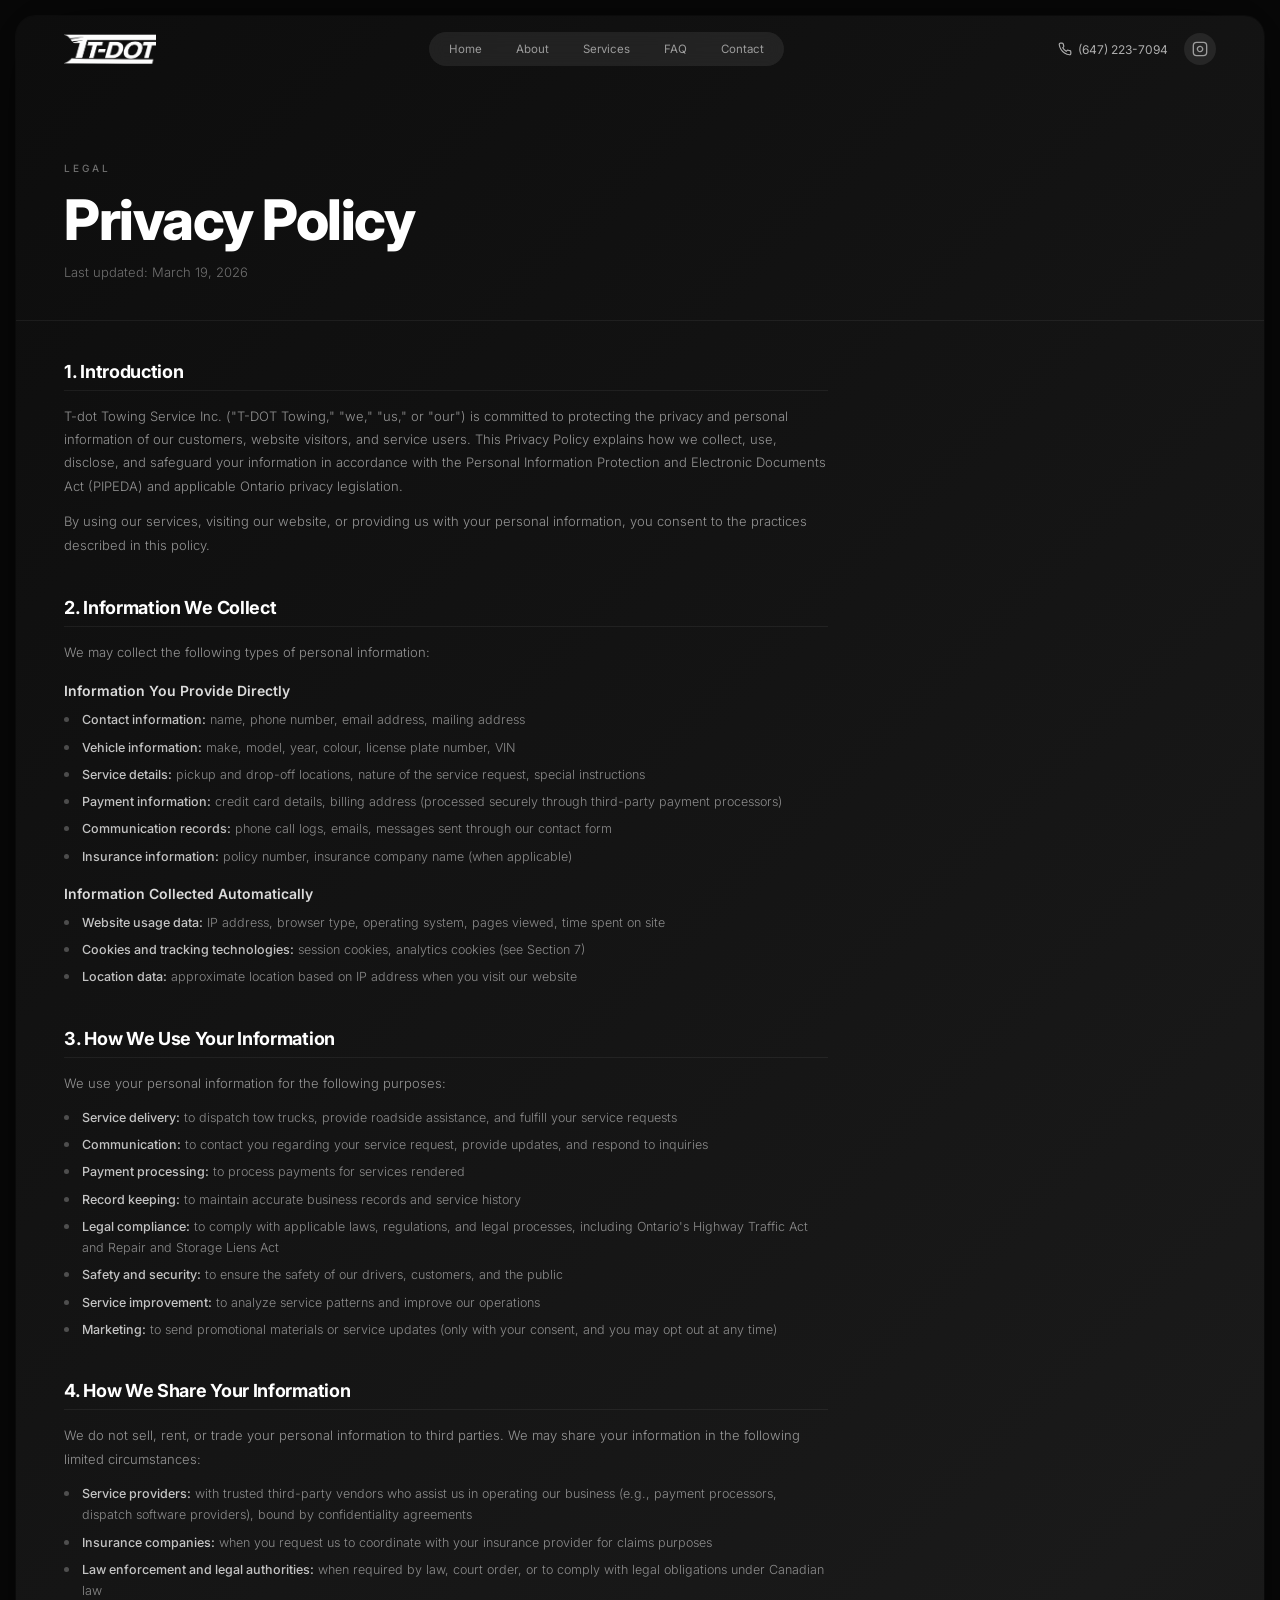
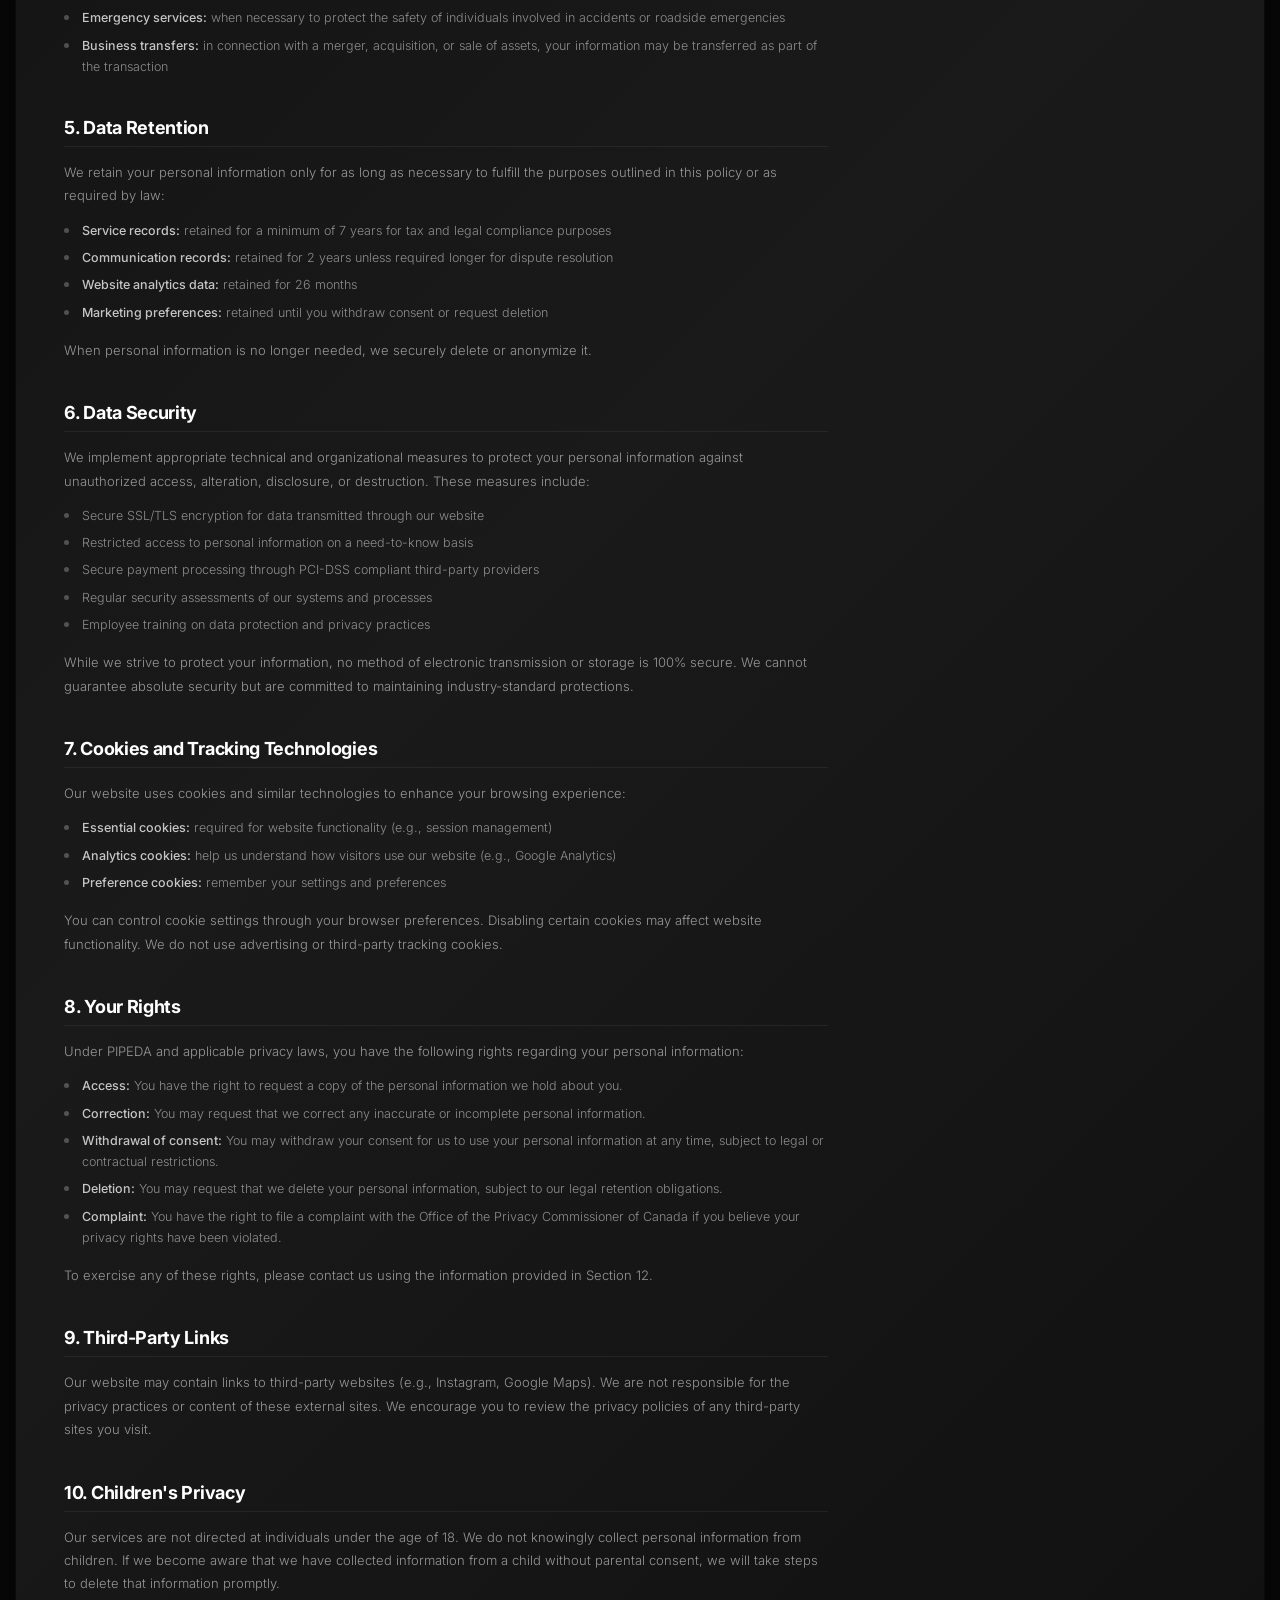
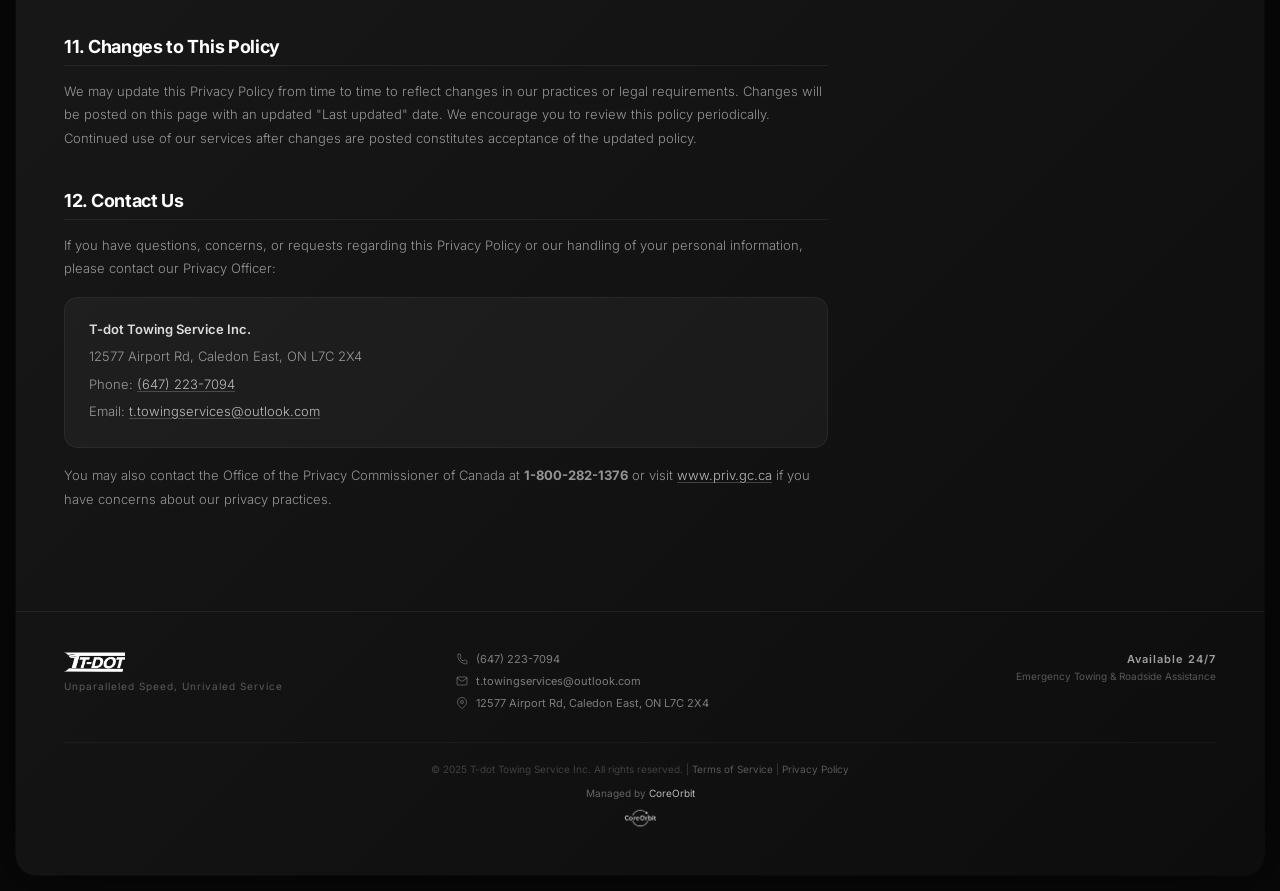
<file: privacy.html>
<!DOCTYPE html>
<html lang="en">
<head>
    <meta charset="UTF-8">
    <meta name="viewport" content="width=device-width, initial-scale=1.0">
    <title>Privacy Policy | T-DOT Towing Toronto</title>
    <link rel="canonical" href="https://t-dottowing.ca/privacy.html">
    <meta name="robots" content="noindex, follow">
    <link rel="icon" type="image/x-icon" href="assets/favicon.ico">
    <link rel="shortcut icon" type="image/x-icon" href="assets/favicon.ico">
    <meta property="og:type" content="website">
    <meta property="og:title" content="Privacy Policy | T-DOT Towing Toronto">
    <meta property="og:description" content="Privacy Policy for T-DOT Towing — how we collect, use and protect your personal information.">
    <meta property="og:image" content="https://t-dottowing.ca/assets/images/og-image.jpg">
    <meta property="og:url" content="https://t-dottowing.ca/privacy.html">
    <meta property="og:site_name" content="T-DOT Towing">
    <meta name="twitter:card" content="summary_large_image">
    <meta name="twitter:title" content="Privacy Policy | T-DOT Towing Toronto">
    <meta name="twitter:description" content="Privacy Policy for T-DOT Towing — how we collect, use and protect your personal information.">
    <meta name="twitter:image" content="https://t-dottowing.ca/assets/images/og-image.jpg">
    <meta name="description" content="Privacy Policy for T-DOT Towing — how we collect, use and protect your personal information. PIPEDA compliant.">
    <link rel="preconnect" href="https://fonts.googleapis.com">
    <link rel="preconnect" href="https://fonts.gstatic.com" crossorigin>
    <link href="https://fonts.googleapis.com/css2?family=Inter:wght@300;400;500;600;700;800;900&display=swap" rel="stylesheet">
    <link rel="stylesheet" href="styles.css">
    <link rel="stylesheet" href="legal.css">
    <style>html{overflow:auto!important;height:auto!important}</style>
</head>
<body class="legal-body">

    <div class="page-bg">
        <div class="container legal-container" id="container">

            <!-- Navbar -->
            <nav class="navbar legal-nav">
                <div class="nav-logo">
                    <a href="index.html"><img src="assets/images/logo.png" class="nav-logo-img" alt="T-DOT Towing"></a>
                </div>
                <div class="nav-links">
                    <a href="index.html" class="nav-link">Home</a>
                    <a href="about.html" class="nav-link">About</a>
                    <a href="services.html" class="nav-link">Services</a>
                    <a href="faq.html" class="nav-link">FAQ</a>
                    <a href="contact.html" class="nav-link">Contact</a>
                </div>
                <div class="nav-right">
                    <a href="tel:6472237094" class="nav-phone">
                        <svg width="14" height="14" viewBox="0 0 24 24" fill="none" stroke="currentColor" stroke-width="2">
                            <path d="M22 16.92v3a2 2 0 0 1-2.18 2 19.79 19.79 0 0 1-8.63-3.07 19.5 19.5 0 0 1-6-6 19.79 19.79 0 0 1-3.07-8.67A2 2 0 0 1 4.11 2h3a2 2 0 0 1 2 1.72c.127.96.361 1.903.7 2.81a2 2 0 0 1-.45 2.11L8.09 9.91a16 16 0 0 0 6 6l1.27-1.27a2 2 0 0 1 2.11-.45c.907.339 1.85.573 2.81.7A2 2 0 0 1 22 16.92z"/>
                        </svg>
                        <span>(647) 223-7094</span>
                    </a>
                    <a href="https://www.instagram.com/tdot_towing" target="_blank" class="nav-ig" aria-label="Instagram">
                        <svg width="16" height="16" viewBox="0 0 24 24" fill="none" stroke="currentColor" stroke-width="2"><rect x="2" y="2" width="20" height="20" rx="5" ry="5"/><path d="M16 11.37A4 4 0 1 1 12.63 8 4 4 0 0 1 16 11.37z"/><line x1="17.5" y1="6.5" x2="17.51" y2="6.5"/></svg>
                    </a>
                </div>
                <button class="hamburger" onclick="toggleMobileNav()">
                    <span></span><span></span><span></span>
                </button>
            </nav>

            <!-- Mobile Nav -->
            <div class="mobile-nav" id="mobileNav">
                <a href="index.html">Home</a>
                <a href="about.html">About</a>
                <a href="services.html">Services</a>
                <a href="faq.html">FAQ</a>
                <a href="contact.html">Contact</a>
                <a href="tel:6472237094" class="mobile-phone">
                    <svg width="14" height="14" viewBox="0 0 24 24" fill="none" stroke="currentColor" stroke-width="2"><path d="M22 16.92v3a2 2 0 0 1-2.18 2 19.79 19.79 0 0 1-8.63-3.07 19.5 19.5 0 0 1-6-6 19.79 19.79 0 0 1-3.07-8.67A2 2 0 0 1 4.11 2h3a2 2 0 0 1 2 1.72c.127.96.361 1.903.7 2.81a2 2 0 0 1-.45 2.11L8.09 9.91a16 16 0 0 0 6 6l1.27-1.27a2 2 0 0 1 2.11-.45c.907.339 1.85.573 2.81.7A2 2 0 0 1 22 16.92z"/></svg>
                    (647) 223-7094
                </a>
                <a href="https://www.instagram.com/tdot_towing" target="_blank" class="mobile-ig">
                    <svg width="14" height="14" viewBox="0 0 24 24" fill="none" stroke="currentColor" stroke-width="2"><rect x="2" y="2" width="20" height="20" rx="5" ry="5"/><path d="M16 11.37A4 4 0 1 1 12.63 8 4 4 0 0 1 16 11.37z"/><line x1="17.5" y1="6.5" x2="17.51" y2="6.5"/></svg>
                    Instagram
                </a>
            </div>

            <!-- Scrollable content -->
            <div class="legal-scroll">

                <!-- ===== HERO ===== -->
                <section class="legal-hero">
                    <p class="legal-label">Legal</p>
                    <h1 class="legal-hero-title">Privacy Policy</h1>
                    <p class="legal-hero-sub">Last updated: March 19, 2026</p>
                </section>

                <!-- ===== CONTENT ===== -->
                <section class="legal-content">

                    <div class="legal-section">
                        <h2>1. Introduction</h2>
                        <p>T-dot Towing Service Inc. ("T-DOT Towing," "we," "us," or "our") is committed to protecting the privacy and personal information of our customers, website visitors, and service users. This Privacy Policy explains how we collect, use, disclose, and safeguard your information in accordance with the Personal Information Protection and Electronic Documents Act (PIPEDA) and applicable Ontario privacy legislation.</p>
                        <p>By using our services, visiting our website, or providing us with your personal information, you consent to the practices described in this policy.</p>
                    </div>

                    <div class="legal-section">
                        <h2>2. Information We Collect</h2>
                        <p>We may collect the following types of personal information:</p>
                        <h3>Information You Provide Directly</h3>
                        <ul>
                            <li><strong>Contact information:</strong> name, phone number, email address, mailing address</li>
                            <li><strong>Vehicle information:</strong> make, model, year, colour, license plate number, VIN</li>
                            <li><strong>Service details:</strong> pickup and drop-off locations, nature of the service request, special instructions</li>
                            <li><strong>Payment information:</strong> credit card details, billing address (processed securely through third-party payment processors)</li>
                            <li><strong>Communication records:</strong> phone call logs, emails, messages sent through our contact form</li>
                            <li><strong>Insurance information:</strong> policy number, insurance company name (when applicable)</li>
                        </ul>
                        <h3>Information Collected Automatically</h3>
                        <ul>
                            <li><strong>Website usage data:</strong> IP address, browser type, operating system, pages viewed, time spent on site</li>
                            <li><strong>Cookies and tracking technologies:</strong> session cookies, analytics cookies (see Section 7)</li>
                            <li><strong>Location data:</strong> approximate location based on IP address when you visit our website</li>
                        </ul>
                    </div>

                    <div class="legal-section">
                        <h2>3. How We Use Your Information</h2>
                        <p>We use your personal information for the following purposes:</p>
                        <ul>
                            <li><strong>Service delivery:</strong> to dispatch tow trucks, provide roadside assistance, and fulfill your service requests</li>
                            <li><strong>Communication:</strong> to contact you regarding your service request, provide updates, and respond to inquiries</li>
                            <li><strong>Payment processing:</strong> to process payments for services rendered</li>
                            <li><strong>Record keeping:</strong> to maintain accurate business records and service history</li>
                            <li><strong>Legal compliance:</strong> to comply with applicable laws, regulations, and legal processes, including Ontario's Highway Traffic Act and Repair and Storage Liens Act</li>
                            <li><strong>Safety and security:</strong> to ensure the safety of our drivers, customers, and the public</li>
                            <li><strong>Service improvement:</strong> to analyze service patterns and improve our operations</li>
                            <li><strong>Marketing:</strong> to send promotional materials or service updates (only with your consent, and you may opt out at any time)</li>
                        </ul>
                    </div>

                    <div class="legal-section">
                        <h2>4. How We Share Your Information</h2>
                        <p>We do not sell, rent, or trade your personal information to third parties. We may share your information in the following limited circumstances:</p>
                        <ul>
                            <li><strong>Service providers:</strong> with trusted third-party vendors who assist us in operating our business (e.g., payment processors, dispatch software providers), bound by confidentiality agreements</li>
                            <li><strong>Insurance companies:</strong> when you request us to coordinate with your insurance provider for claims purposes</li>
                            <li><strong>Law enforcement and legal authorities:</strong> when required by law, court order, or to comply with legal obligations under Canadian law</li>
                            <li><strong>Emergency services:</strong> when necessary to protect the safety of individuals involved in accidents or roadside emergencies</li>
                            <li><strong>Business transfers:</strong> in connection with a merger, acquisition, or sale of assets, your information may be transferred as part of the transaction</li>
                        </ul>
                    </div>

                    <div class="legal-section">
                        <h2>5. Data Retention</h2>
                        <p>We retain your personal information only for as long as necessary to fulfill the purposes outlined in this policy or as required by law:</p>
                        <ul>
                            <li><strong>Service records:</strong> retained for a minimum of 7 years for tax and legal compliance purposes</li>
                            <li><strong>Communication records:</strong> retained for 2 years unless required longer for dispute resolution</li>
                            <li><strong>Website analytics data:</strong> retained for 26 months</li>
                            <li><strong>Marketing preferences:</strong> retained until you withdraw consent or request deletion</li>
                        </ul>
                        <p>When personal information is no longer needed, we securely delete or anonymize it.</p>
                    </div>

                    <div class="legal-section">
                        <h2>6. Data Security</h2>
                        <p>We implement appropriate technical and organizational measures to protect your personal information against unauthorized access, alteration, disclosure, or destruction. These measures include:</p>
                        <ul>
                            <li>Secure SSL/TLS encryption for data transmitted through our website</li>
                            <li>Restricted access to personal information on a need-to-know basis</li>
                            <li>Secure payment processing through PCI-DSS compliant third-party providers</li>
                            <li>Regular security assessments of our systems and processes</li>
                            <li>Employee training on data protection and privacy practices</li>
                        </ul>
                        <p>While we strive to protect your information, no method of electronic transmission or storage is 100% secure. We cannot guarantee absolute security but are committed to maintaining industry-standard protections.</p>
                    </div>

                    <div class="legal-section">
                        <h2>7. Cookies and Tracking Technologies</h2>
                        <p>Our website uses cookies and similar technologies to enhance your browsing experience:</p>
                        <ul>
                            <li><strong>Essential cookies:</strong> required for website functionality (e.g., session management)</li>
                            <li><strong>Analytics cookies:</strong> help us understand how visitors use our website (e.g., Google Analytics)</li>
                            <li><strong>Preference cookies:</strong> remember your settings and preferences</li>
                        </ul>
                        <p>You can control cookie settings through your browser preferences. Disabling certain cookies may affect website functionality. We do not use advertising or third-party tracking cookies.</p>
                    </div>

                    <div class="legal-section">
                        <h2>8. Your Rights</h2>
                        <p>Under PIPEDA and applicable privacy laws, you have the following rights regarding your personal information:</p>
                        <ul>
                            <li><strong>Access:</strong> You have the right to request a copy of the personal information we hold about you.</li>
                            <li><strong>Correction:</strong> You may request that we correct any inaccurate or incomplete personal information.</li>
                            <li><strong>Withdrawal of consent:</strong> You may withdraw your consent for us to use your personal information at any time, subject to legal or contractual restrictions.</li>
                            <li><strong>Deletion:</strong> You may request that we delete your personal information, subject to our legal retention obligations.</li>
                            <li><strong>Complaint:</strong> You have the right to file a complaint with the Office of the Privacy Commissioner of Canada if you believe your privacy rights have been violated.</li>
                        </ul>
                        <p>To exercise any of these rights, please contact us using the information provided in Section 12.</p>
                    </div>

                    <div class="legal-section">
                        <h2>9. Third-Party Links</h2>
                        <p>Our website may contain links to third-party websites (e.g., Instagram, Google Maps). We are not responsible for the privacy practices or content of these external sites. We encourage you to review the privacy policies of any third-party sites you visit.</p>
                    </div>

                    <div class="legal-section">
                        <h2>10. Children's Privacy</h2>
                        <p>Our services are not directed at individuals under the age of 18. We do not knowingly collect personal information from children. If we become aware that we have collected information from a child without parental consent, we will take steps to delete that information promptly.</p>
                    </div>

                    <div class="legal-section">
                        <h2>11. Changes to This Policy</h2>
                        <p>We may update this Privacy Policy from time to time to reflect changes in our practices or legal requirements. Changes will be posted on this page with an updated "Last updated" date. We encourage you to review this policy periodically. Continued use of our services after changes are posted constitutes acceptance of the updated policy.</p>
                    </div>

                    <div class="legal-section">
                        <h2>12. Contact Us</h2>
                        <p>If you have questions, concerns, or requests regarding this Privacy Policy or our handling of your personal information, please contact our Privacy Officer:</p>
                        <div class="legal-contact-info">
                            <p><strong>T-dot Towing Service Inc.</strong></p>
                            <p>12577 Airport Rd, Caledon East, ON L7C 2X4</p>
                            <p>Phone: <a href="tel:6472237094">(647) 223-7094</a></p>
                            <p>Email: <a href="mailto:t.towingservices@outlook.com">t.towingservices@outlook.com</a></p>
                        </div>
                        <p>You may also contact the Office of the Privacy Commissioner of Canada at <strong>1-800-282-1376</strong> or visit <a href="https://www.priv.gc.ca" target="_blank" rel="noopener">www.priv.gc.ca</a> if you have concerns about our privacy practices.</p>
                    </div>

                </section>

                <!-- ===== FOOTER ===== -->
                <footer class="legal-footer">
                    <div class="footer-left">
                        <img src="assets/images/logo.png" class="footer-logo" alt="T-DOT Towing">
                        <p class="footer-tagline">Unparalleled Speed, Unrivaled Service</p>
                    </div>
                    <div class="footer-mid">
                        <p class="footer-contact-item">
                            <svg width="12" height="12" viewBox="0 0 24 24" fill="none" stroke="currentColor" stroke-width="2"><path d="M22 16.92v3a2 2 0 0 1-2.18 2 19.79 19.79 0 0 1-8.63-3.07 19.5 19.5 0 0 1-6-6A19.79 19.79 0 0 1 4.11 2h3a2 2 0 0 1 2 1.72 12.84 12.84 0 0 0 .7 2.81 2 2 0 0 1-.45 2.11L8.09 9.91a16 16 0 0 0 6 6l1.27-1.27a2 2 0 0 1 2.11-.45 12.84 12.84 0 0 0 2.81.7A2 2 0 0 1 22 16.92z"/></svg>
                            (647) 223-7094
                        </p>
                        <p class="footer-contact-item">
                            <svg width="12" height="12" viewBox="0 0 24 24" fill="none" stroke="currentColor" stroke-width="2"><path d="M4 4h16c1.1 0 2 .9 2 2v12c0 1.1-.9 2-2 2H4c-1.1 0-2-.9-2-2V6c0-1.1.9-2 2-2z"/><polyline points="22,6 12,13 2,6"/></svg>
                            t.towingservices@outlook.com
                        </p>
                        <p class="footer-contact-item">
                            <svg width="12" height="12" viewBox="0 0 24 24" fill="none" stroke="currentColor" stroke-width="2"><path d="M21 10c0 7-9 13-9 13s-9-6-9-13a9 9 0 0 1 18 0z"/><circle cx="12" cy="10" r="3"/></svg>
                            12577 Airport Rd, Caledon East, ON L7C 2X4
                        </p>
                    </div>
                    <div class="footer-right">
                        <p class="footer-avail">Available 24/7</p>
                        <p class="footer-emerg">Emergency Towing & Roadside Assistance</p>
                    </div>
                    <div class="footer-bottom">
                        <p>&copy; 2025 T-dot Towing Service Inc. All rights reserved. | <a href="terms.html">Terms of Service</a> | <a href="privacy.html">Privacy Policy</a></p>
                        <div class="managed-by"><span>Managed by <a href="https://coreorbit.io/" target="_blank" rel="noopener">CoreOrbit</a></span><a href="https://coreorbit.io/" target="_blank" rel="noopener"><img src="assets/images/coreorbit-logo.png" alt="CoreOrbit" class="coreorbit-logo"></a></div>
                    </div>
                </footer>

            </div>
        </div>
    </div>

    <script>
    function toggleMobileNav(){
        document.getElementById('mobileNav').classList.toggle('open');
        document.querySelector('.hamburger').classList.toggle('active');
    }
    </script>
</body>
</html>
</file>
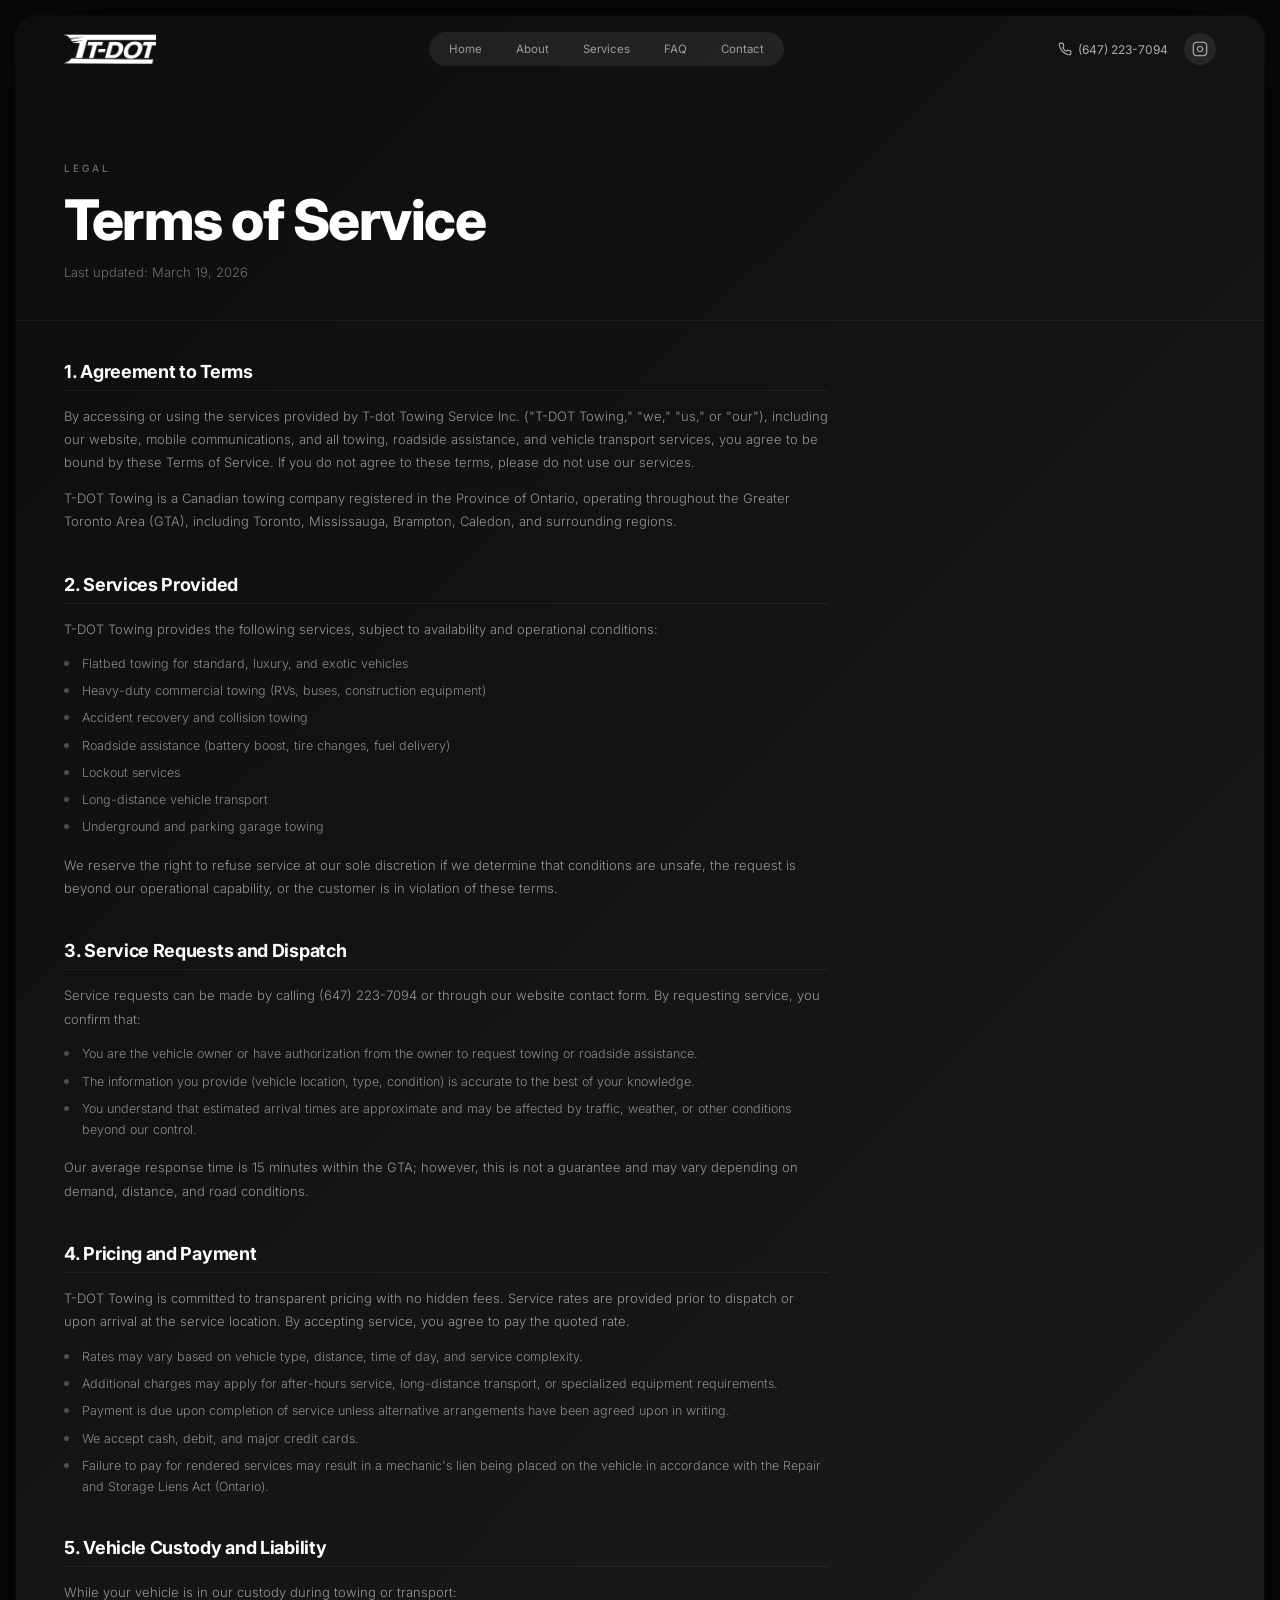
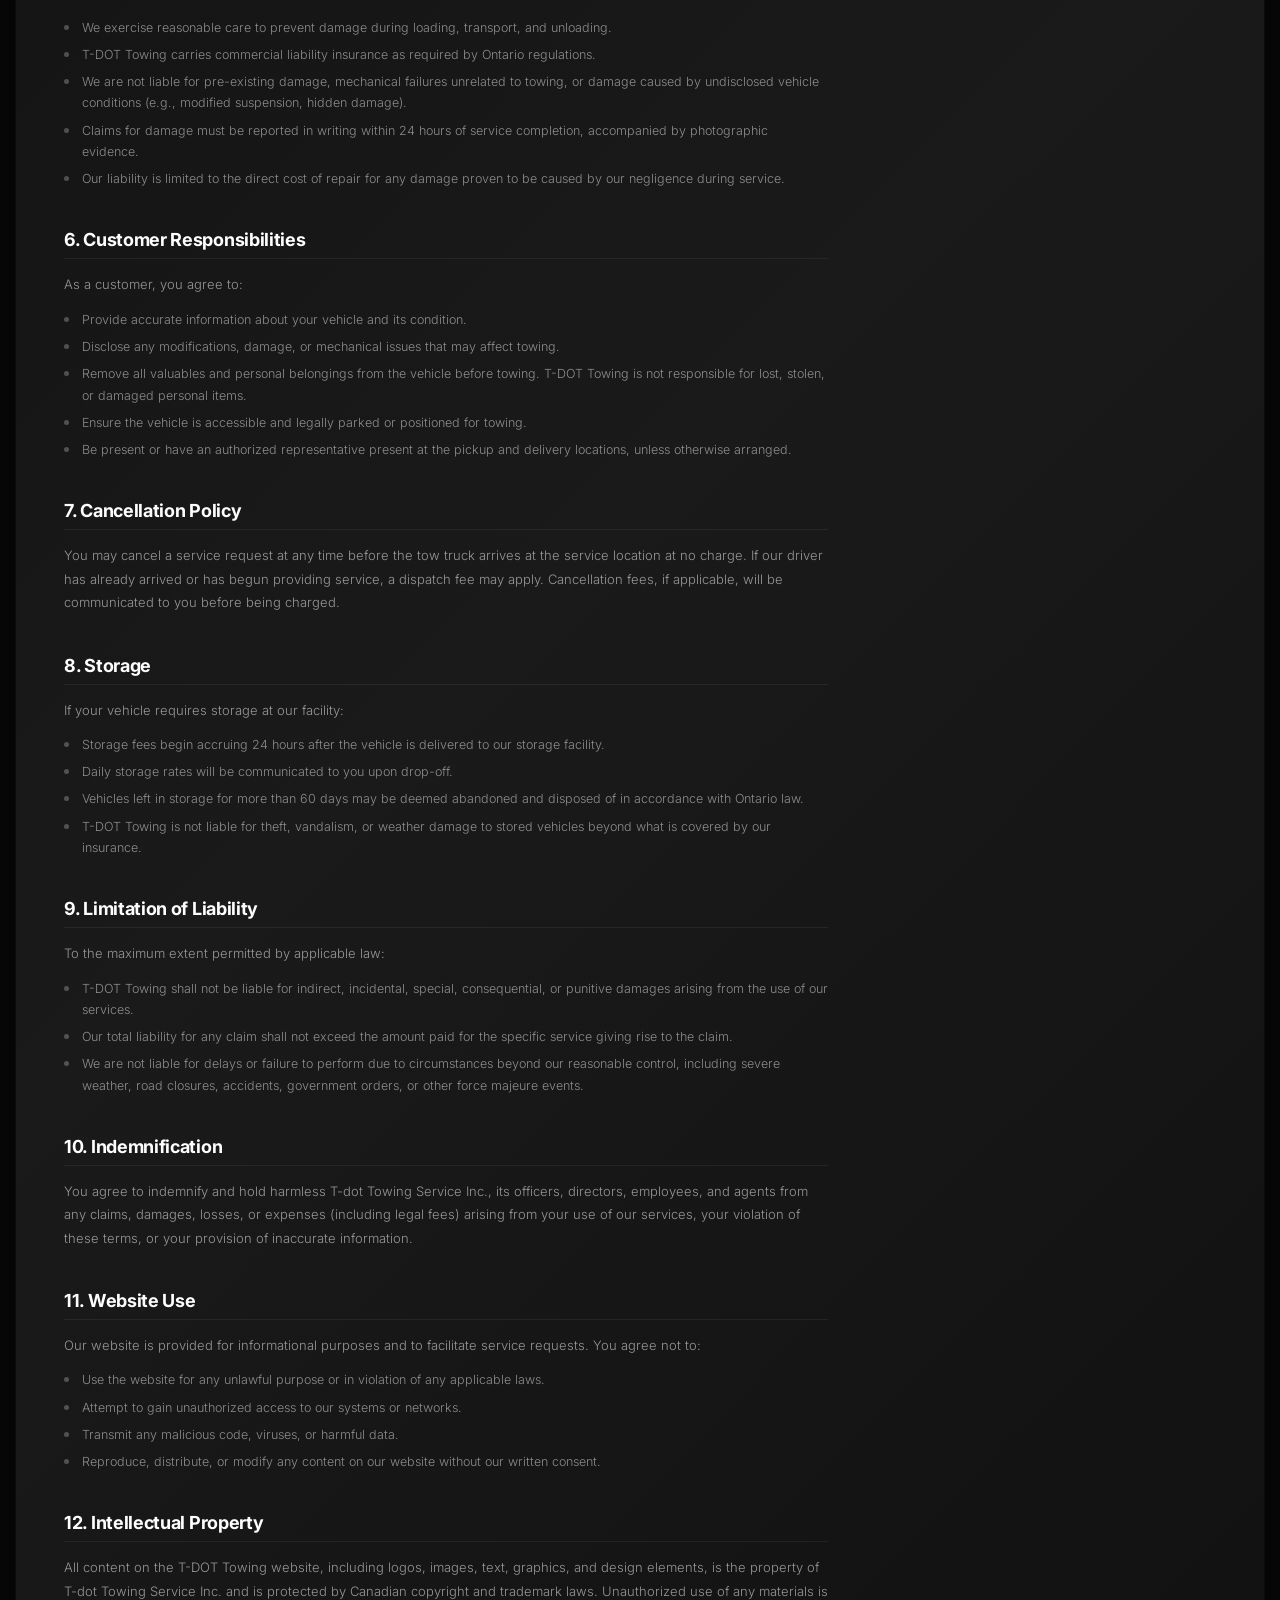
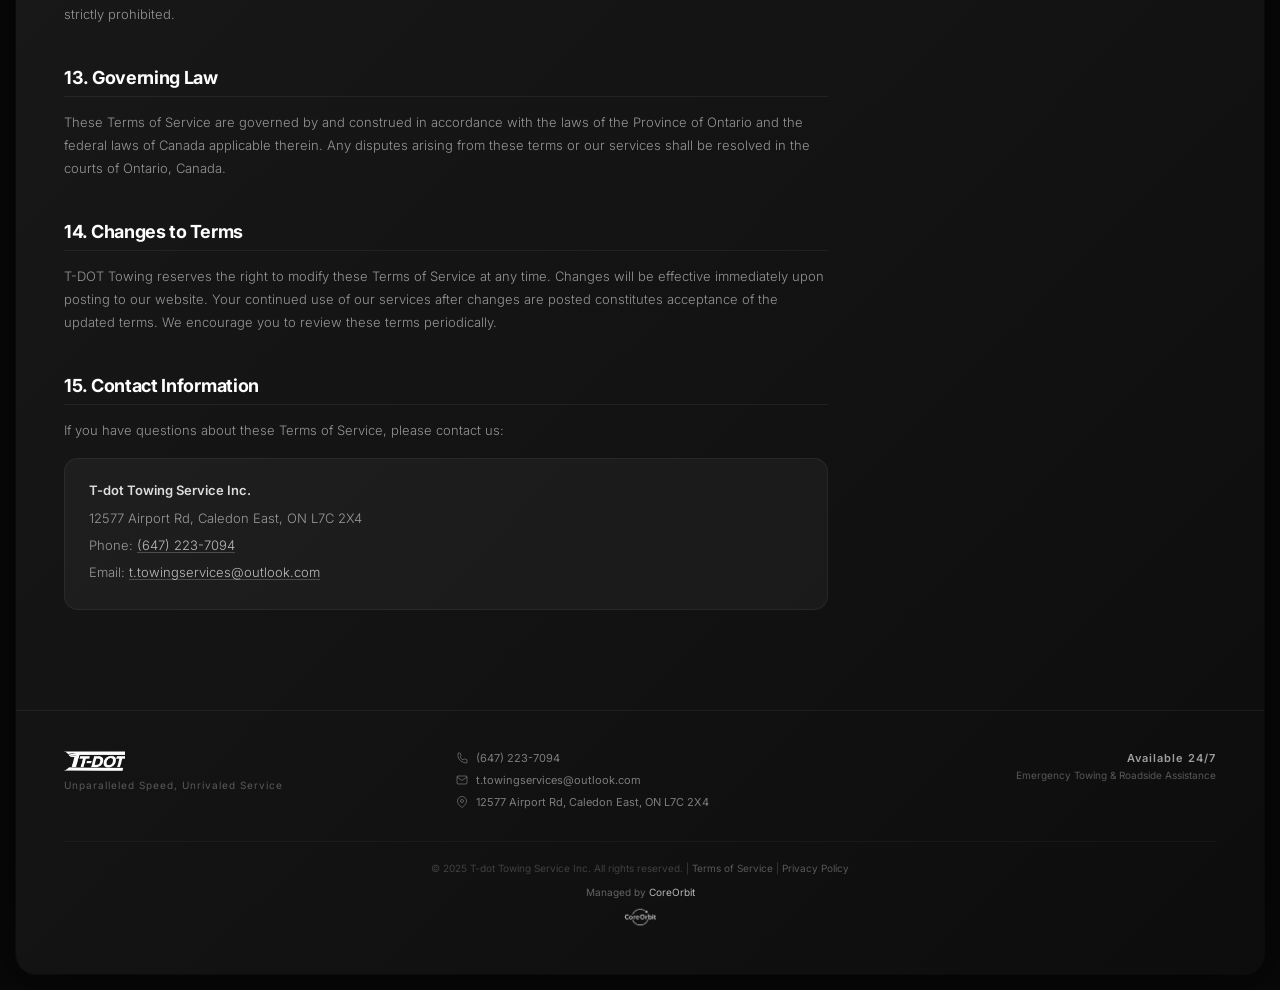
<file: terms.html>
<!DOCTYPE html>
<html lang="en">
<head>
    <meta charset="UTF-8">
    <meta name="viewport" content="width=device-width, initial-scale=1.0">
    <title>Terms of Service | T-DOT Towing Toronto</title>
    <link rel="canonical" href="https://t-dottowing.ca/terms.html">
    <meta name="robots" content="noindex, follow">
    <link rel="icon" type="image/x-icon" href="assets/favicon.ico">
    <link rel="shortcut icon" type="image/x-icon" href="assets/favicon.ico">
    <meta property="og:type" content="website">
    <meta property="og:title" content="Terms of Service | T-DOT Towing Toronto">
    <meta property="og:description" content="Terms of Service for T-DOT Towing — towing & roadside assistance across the Greater Toronto Area.">
    <meta property="og:image" content="https://t-dottowing.ca/assets/images/og-image.jpg">
    <meta property="og:url" content="https://t-dottowing.ca/terms.html">
    <meta property="og:site_name" content="T-DOT Towing">
    <meta name="twitter:card" content="summary_large_image">
    <meta name="twitter:title" content="Terms of Service | T-DOT Towing Toronto">
    <meta name="twitter:description" content="Terms of Service for T-DOT Towing — towing & roadside assistance across the Greater Toronto Area.">
    <meta name="twitter:image" content="https://t-dottowing.ca/assets/images/og-image.jpg">
    <meta name="description" content="Terms of Service for T-DOT Towing — towing & roadside assistance across the Greater Toronto Area.">
    <link rel="preconnect" href="https://fonts.googleapis.com">
    <link rel="preconnect" href="https://fonts.gstatic.com" crossorigin>
    <link href="https://fonts.googleapis.com/css2?family=Inter:wght@300;400;500;600;700;800;900&display=swap" rel="stylesheet">
    <link rel="stylesheet" href="styles.css">
    <link rel="stylesheet" href="legal.css">
    <style>html{overflow:auto!important;height:auto!important}</style>
</head>
<body class="legal-body">

    <div class="page-bg">
        <div class="container legal-container" id="container">

            <!-- Navbar -->
            <nav class="navbar legal-nav">
                <div class="nav-logo">
                    <a href="index.html"><img src="assets/images/logo.png" class="nav-logo-img" alt="T-DOT Towing"></a>
                </div>
                <div class="nav-links">
                    <a href="index.html" class="nav-link">Home</a>
                    <a href="about.html" class="nav-link">About</a>
                    <a href="services.html" class="nav-link">Services</a>
                    <a href="faq.html" class="nav-link">FAQ</a>
                    <a href="contact.html" class="nav-link">Contact</a>
                </div>
                <div class="nav-right">
                    <a href="tel:6472237094" class="nav-phone">
                        <svg width="14" height="14" viewBox="0 0 24 24" fill="none" stroke="currentColor" stroke-width="2">
                            <path d="M22 16.92v3a2 2 0 0 1-2.18 2 19.79 19.79 0 0 1-8.63-3.07 19.5 19.5 0 0 1-6-6 19.79 19.79 0 0 1-3.07-8.67A2 2 0 0 1 4.11 2h3a2 2 0 0 1 2 1.72c.127.96.361 1.903.7 2.81a2 2 0 0 1-.45 2.11L8.09 9.91a16 16 0 0 0 6 6l1.27-1.27a2 2 0 0 1 2.11-.45c.907.339 1.85.573 2.81.7A2 2 0 0 1 22 16.92z"/>
                        </svg>
                        <span>(647) 223-7094</span>
                    </a>
                    <a href="https://www.instagram.com/tdot_towing" target="_blank" class="nav-ig" aria-label="Instagram">
                        <svg width="16" height="16" viewBox="0 0 24 24" fill="none" stroke="currentColor" stroke-width="2"><rect x="2" y="2" width="20" height="20" rx="5" ry="5"/><path d="M16 11.37A4 4 0 1 1 12.63 8 4 4 0 0 1 16 11.37z"/><line x1="17.5" y1="6.5" x2="17.51" y2="6.5"/></svg>
                    </a>
                </div>
                <button class="hamburger" onclick="toggleMobileNav()">
                    <span></span><span></span><span></span>
                </button>
            </nav>

            <!-- Mobile Nav -->
            <div class="mobile-nav" id="mobileNav">
                <a href="index.html">Home</a>
                <a href="about.html">About</a>
                <a href="services.html">Services</a>
                <a href="faq.html">FAQ</a>
                <a href="contact.html">Contact</a>
                <a href="tel:6472237094" class="mobile-phone">
                    <svg width="14" height="14" viewBox="0 0 24 24" fill="none" stroke="currentColor" stroke-width="2"><path d="M22 16.92v3a2 2 0 0 1-2.18 2 19.79 19.79 0 0 1-8.63-3.07 19.5 19.5 0 0 1-6-6 19.79 19.79 0 0 1-3.07-8.67A2 2 0 0 1 4.11 2h3a2 2 0 0 1 2 1.72c.127.96.361 1.903.7 2.81a2 2 0 0 1-.45 2.11L8.09 9.91a16 16 0 0 0 6 6l1.27-1.27a2 2 0 0 1 2.11-.45c.907.339 1.85.573 2.81.7A2 2 0 0 1 22 16.92z"/></svg>
                    (647) 223-7094
                </a>
                <a href="https://www.instagram.com/tdot_towing" target="_blank" class="mobile-ig">
                    <svg width="14" height="14" viewBox="0 0 24 24" fill="none" stroke="currentColor" stroke-width="2"><rect x="2" y="2" width="20" height="20" rx="5" ry="5"/><path d="M16 11.37A4 4 0 1 1 12.63 8 4 4 0 0 1 16 11.37z"/><line x1="17.5" y1="6.5" x2="17.51" y2="6.5"/></svg>
                    Instagram
                </a>
            </div>

            <!-- Scrollable content -->
            <div class="legal-scroll">

                <!-- ===== HERO ===== -->
                <section class="legal-hero">
                    <p class="legal-label">Legal</p>
                    <h1 class="legal-hero-title">Terms of Service</h1>
                    <p class="legal-hero-sub">Last updated: March 19, 2026</p>
                </section>

                <!-- ===== CONTENT ===== -->
                <section class="legal-content">

                    <div class="legal-section">
                        <h2>1. Agreement to Terms</h2>
                        <p>By accessing or using the services provided by T-dot Towing Service Inc. ("T-DOT Towing," "we," "us," or "our"), including our website, mobile communications, and all towing, roadside assistance, and vehicle transport services, you agree to be bound by these Terms of Service. If you do not agree to these terms, please do not use our services.</p>
                        <p>T-DOT Towing is a Canadian towing company registered in the Province of Ontario, operating throughout the Greater Toronto Area (GTA), including Toronto, Mississauga, Brampton, Caledon, and surrounding regions.</p>
                    </div>

                    <div class="legal-section">
                        <h2>2. Services Provided</h2>
                        <p>T-DOT Towing provides the following services, subject to availability and operational conditions:</p>
                        <ul>
                            <li>Flatbed towing for standard, luxury, and exotic vehicles</li>
                            <li>Heavy-duty commercial towing (RVs, buses, construction equipment)</li>
                            <li>Accident recovery and collision towing</li>
                            <li>Roadside assistance (battery boost, tire changes, fuel delivery)</li>
                            <li>Lockout services</li>
                            <li>Long-distance vehicle transport</li>
                            <li>Underground and parking garage towing</li>
                        </ul>
                        <p>We reserve the right to refuse service at our sole discretion if we determine that conditions are unsafe, the request is beyond our operational capability, or the customer is in violation of these terms.</p>
                    </div>

                    <div class="legal-section">
                        <h2>3. Service Requests and Dispatch</h2>
                        <p>Service requests can be made by calling (647) 223-7094 or through our website contact form. By requesting service, you confirm that:</p>
                        <ul>
                            <li>You are the vehicle owner or have authorization from the owner to request towing or roadside assistance.</li>
                            <li>The information you provide (vehicle location, type, condition) is accurate to the best of your knowledge.</li>
                            <li>You understand that estimated arrival times are approximate and may be affected by traffic, weather, or other conditions beyond our control.</li>
                        </ul>
                        <p>Our average response time is 15 minutes within the GTA; however, this is not a guarantee and may vary depending on demand, distance, and road conditions.</p>
                    </div>

                    <div class="legal-section">
                        <h2>4. Pricing and Payment</h2>
                        <p>T-DOT Towing is committed to transparent pricing with no hidden fees. Service rates are provided prior to dispatch or upon arrival at the service location. By accepting service, you agree to pay the quoted rate.</p>
                        <ul>
                            <li>Rates may vary based on vehicle type, distance, time of day, and service complexity.</li>
                            <li>Additional charges may apply for after-hours service, long-distance transport, or specialized equipment requirements.</li>
                            <li>Payment is due upon completion of service unless alternative arrangements have been agreed upon in writing.</li>
                            <li>We accept cash, debit, and major credit cards.</li>
                            <li>Failure to pay for rendered services may result in a mechanic's lien being placed on the vehicle in accordance with the Repair and Storage Liens Act (Ontario).</li>
                        </ul>
                    </div>

                    <div class="legal-section">
                        <h2>5. Vehicle Custody and Liability</h2>
                        <p>While your vehicle is in our custody during towing or transport:</p>
                        <ul>
                            <li>We exercise reasonable care to prevent damage during loading, transport, and unloading.</li>
                            <li>T-DOT Towing carries commercial liability insurance as required by Ontario regulations.</li>
                            <li>We are not liable for pre-existing damage, mechanical failures unrelated to towing, or damage caused by undisclosed vehicle conditions (e.g., modified suspension, hidden damage).</li>
                            <li>Claims for damage must be reported in writing within 24 hours of service completion, accompanied by photographic evidence.</li>
                            <li>Our liability is limited to the direct cost of repair for any damage proven to be caused by our negligence during service.</li>
                        </ul>
                    </div>

                    <div class="legal-section">
                        <h2>6. Customer Responsibilities</h2>
                        <p>As a customer, you agree to:</p>
                        <ul>
                            <li>Provide accurate information about your vehicle and its condition.</li>
                            <li>Disclose any modifications, damage, or mechanical issues that may affect towing.</li>
                            <li>Remove all valuables and personal belongings from the vehicle before towing. T-DOT Towing is not responsible for lost, stolen, or damaged personal items.</li>
                            <li>Ensure the vehicle is accessible and legally parked or positioned for towing.</li>
                            <li>Be present or have an authorized representative present at the pickup and delivery locations, unless otherwise arranged.</li>
                        </ul>
                    </div>

                    <div class="legal-section">
                        <h2>7. Cancellation Policy</h2>
                        <p>You may cancel a service request at any time before the tow truck arrives at the service location at no charge. If our driver has already arrived or has begun providing service, a dispatch fee may apply. Cancellation fees, if applicable, will be communicated to you before being charged.</p>
                    </div>

                    <div class="legal-section">
                        <h2>8. Storage</h2>
                        <p>If your vehicle requires storage at our facility:</p>
                        <ul>
                            <li>Storage fees begin accruing 24 hours after the vehicle is delivered to our storage facility.</li>
                            <li>Daily storage rates will be communicated to you upon drop-off.</li>
                            <li>Vehicles left in storage for more than 60 days may be deemed abandoned and disposed of in accordance with Ontario law.</li>
                            <li>T-DOT Towing is not liable for theft, vandalism, or weather damage to stored vehicles beyond what is covered by our insurance.</li>
                        </ul>
                    </div>

                    <div class="legal-section">
                        <h2>9. Limitation of Liability</h2>
                        <p>To the maximum extent permitted by applicable law:</p>
                        <ul>
                            <li>T-DOT Towing shall not be liable for indirect, incidental, special, consequential, or punitive damages arising from the use of our services.</li>
                            <li>Our total liability for any claim shall not exceed the amount paid for the specific service giving rise to the claim.</li>
                            <li>We are not liable for delays or failure to perform due to circumstances beyond our reasonable control, including severe weather, road closures, accidents, government orders, or other force majeure events.</li>
                        </ul>
                    </div>

                    <div class="legal-section">
                        <h2>10. Indemnification</h2>
                        <p>You agree to indemnify and hold harmless T-dot Towing Service Inc., its officers, directors, employees, and agents from any claims, damages, losses, or expenses (including legal fees) arising from your use of our services, your violation of these terms, or your provision of inaccurate information.</p>
                    </div>

                    <div class="legal-section">
                        <h2>11. Website Use</h2>
                        <p>Our website is provided for informational purposes and to facilitate service requests. You agree not to:</p>
                        <ul>
                            <li>Use the website for any unlawful purpose or in violation of any applicable laws.</li>
                            <li>Attempt to gain unauthorized access to our systems or networks.</li>
                            <li>Transmit any malicious code, viruses, or harmful data.</li>
                            <li>Reproduce, distribute, or modify any content on our website without our written consent.</li>
                        </ul>
                    </div>

                    <div class="legal-section">
                        <h2>12. Intellectual Property</h2>
                        <p>All content on the T-DOT Towing website, including logos, images, text, graphics, and design elements, is the property of T-dot Towing Service Inc. and is protected by Canadian copyright and trademark laws. Unauthorized use of any materials is strictly prohibited.</p>
                    </div>

                    <div class="legal-section">
                        <h2>13. Governing Law</h2>
                        <p>These Terms of Service are governed by and construed in accordance with the laws of the Province of Ontario and the federal laws of Canada applicable therein. Any disputes arising from these terms or our services shall be resolved in the courts of Ontario, Canada.</p>
                    </div>

                    <div class="legal-section">
                        <h2>14. Changes to Terms</h2>
                        <p>T-DOT Towing reserves the right to modify these Terms of Service at any time. Changes will be effective immediately upon posting to our website. Your continued use of our services after changes are posted constitutes acceptance of the updated terms. We encourage you to review these terms periodically.</p>
                    </div>

                    <div class="legal-section">
                        <h2>15. Contact Information</h2>
                        <p>If you have questions about these Terms of Service, please contact us:</p>
                        <div class="legal-contact-info">
                            <p><strong>T-dot Towing Service Inc.</strong></p>
                            <p>12577 Airport Rd, Caledon East, ON L7C 2X4</p>
                            <p>Phone: <a href="tel:6472237094">(647) 223-7094</a></p>
                            <p>Email: <a href="mailto:t.towingservices@outlook.com">t.towingservices@outlook.com</a></p>
                        </div>
                    </div>

                </section>

                <!-- ===== FOOTER ===== -->
                <footer class="legal-footer">
                    <div class="footer-left">
                        <img src="assets/images/logo.png" class="footer-logo" alt="T-DOT Towing">
                        <p class="footer-tagline">Unparalleled Speed, Unrivaled Service</p>
                    </div>
                    <div class="footer-mid">
                        <p class="footer-contact-item">
                            <svg width="12" height="12" viewBox="0 0 24 24" fill="none" stroke="currentColor" stroke-width="2"><path d="M22 16.92v3a2 2 0 0 1-2.18 2 19.79 19.79 0 0 1-8.63-3.07 19.5 19.5 0 0 1-6-6A19.79 19.79 0 0 1 4.11 2h3a2 2 0 0 1 2 1.72 12.84 12.84 0 0 0 .7 2.81 2 2 0 0 1-.45 2.11L8.09 9.91a16 16 0 0 0 6 6l1.27-1.27a2 2 0 0 1 2.11-.45 12.84 12.84 0 0 0 2.81.7A2 2 0 0 1 22 16.92z"/></svg>
                            (647) 223-7094
                        </p>
                        <p class="footer-contact-item">
                            <svg width="12" height="12" viewBox="0 0 24 24" fill="none" stroke="currentColor" stroke-width="2"><path d="M4 4h16c1.1 0 2 .9 2 2v12c0 1.1-.9 2-2 2H4c-1.1 0-2-.9-2-2V6c0-1.1.9-2 2-2z"/><polyline points="22,6 12,13 2,6"/></svg>
                            t.towingservices@outlook.com
                        </p>
                        <p class="footer-contact-item">
                            <svg width="12" height="12" viewBox="0 0 24 24" fill="none" stroke="currentColor" stroke-width="2"><path d="M21 10c0 7-9 13-9 13s-9-6-9-13a9 9 0 0 1 18 0z"/><circle cx="12" cy="10" r="3"/></svg>
                            12577 Airport Rd, Caledon East, ON L7C 2X4
                        </p>
                    </div>
                    <div class="footer-right">
                        <p class="footer-avail">Available 24/7</p>
                        <p class="footer-emerg">Emergency Towing & Roadside Assistance</p>
                    </div>
                    <div class="footer-bottom">
                        <p>&copy; 2025 T-dot Towing Service Inc. All rights reserved. | <a href="terms.html">Terms of Service</a> | <a href="privacy.html">Privacy Policy</a></p>
                        <div class="managed-by"><span>Managed by <a href="https://coreorbit.io/" target="_blank" rel="noopener">CoreOrbit</a></span><a href="https://coreorbit.io/" target="_blank" rel="noopener"><img src="assets/images/coreorbit-logo.png" alt="CoreOrbit" class="coreorbit-logo"></a></div>
                    </div>
                </footer>

            </div>
        </div>
    </div>

    <script>
    function toggleMobileNav(){
        document.getElementById('mobileNav').classList.toggle('open');
        document.querySelector('.hamburger').classList.toggle('active');
    }
    </script>
</body>
</html>
</file>
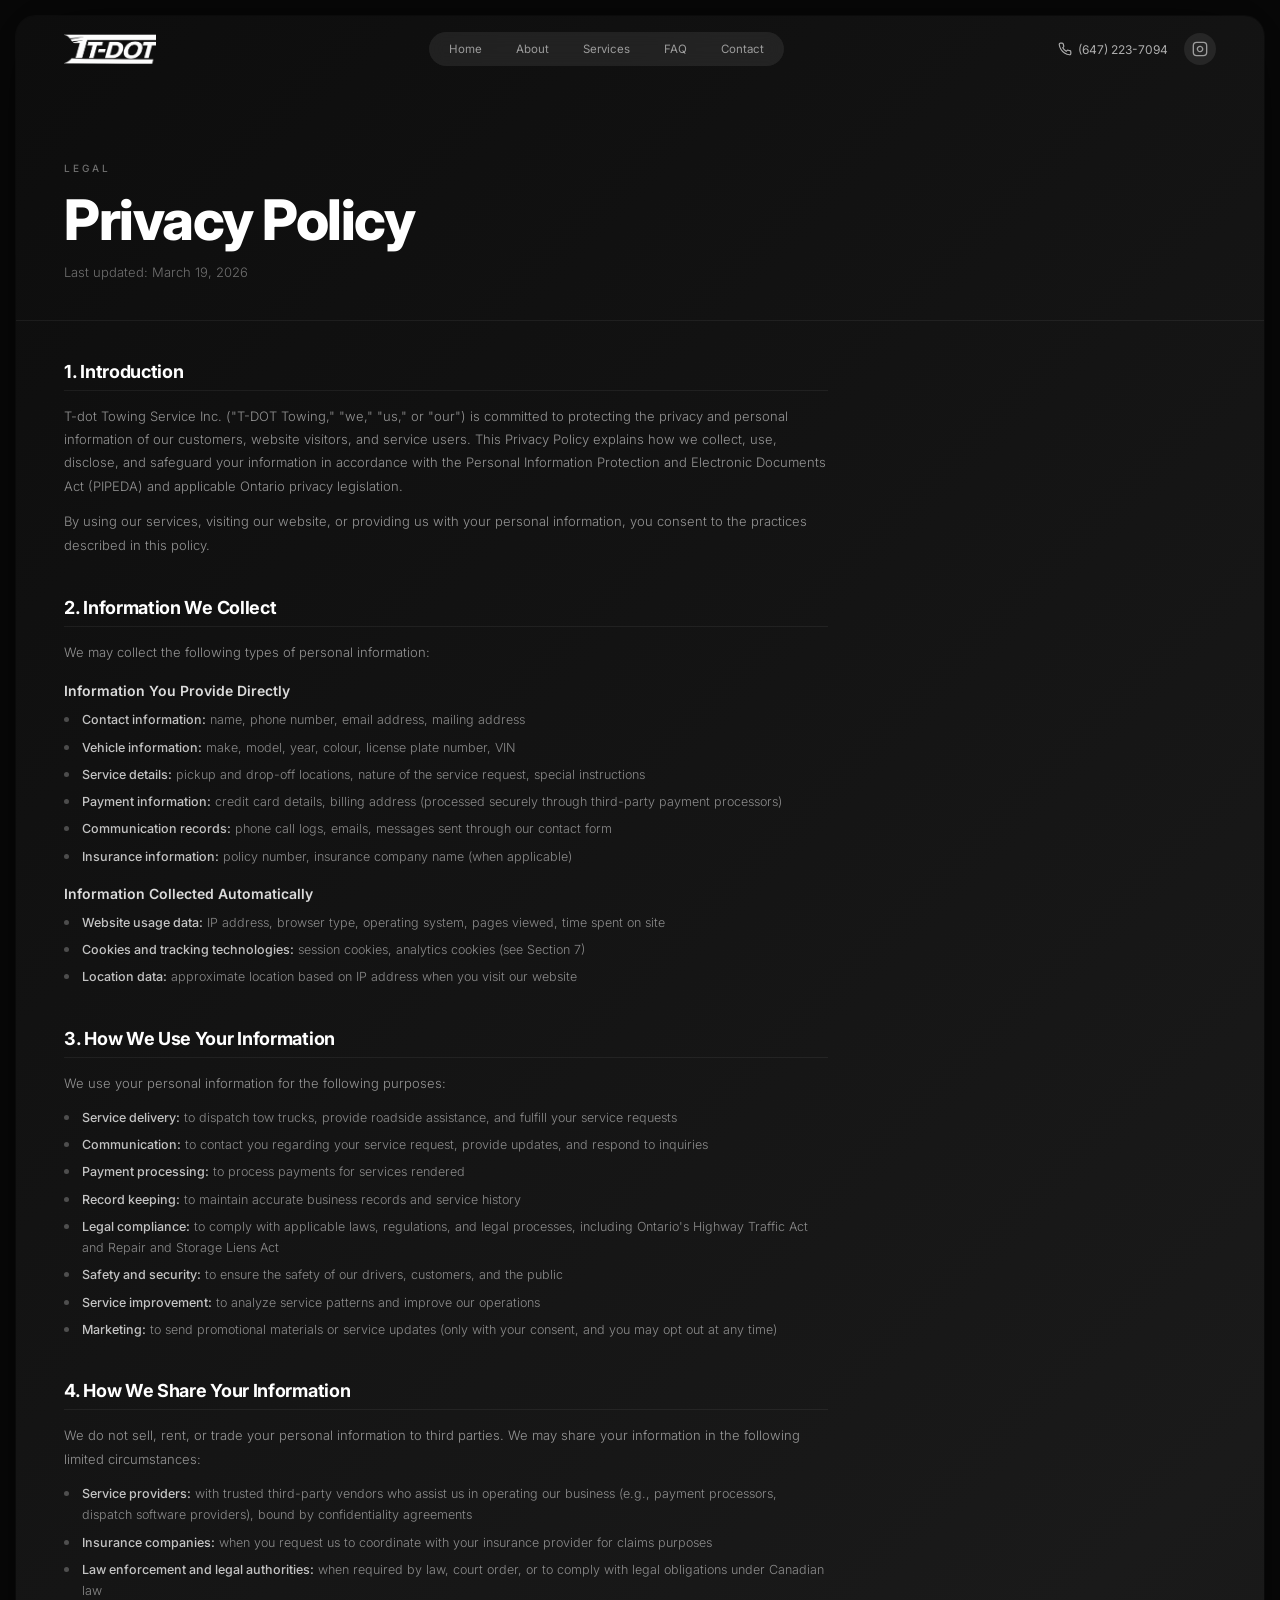
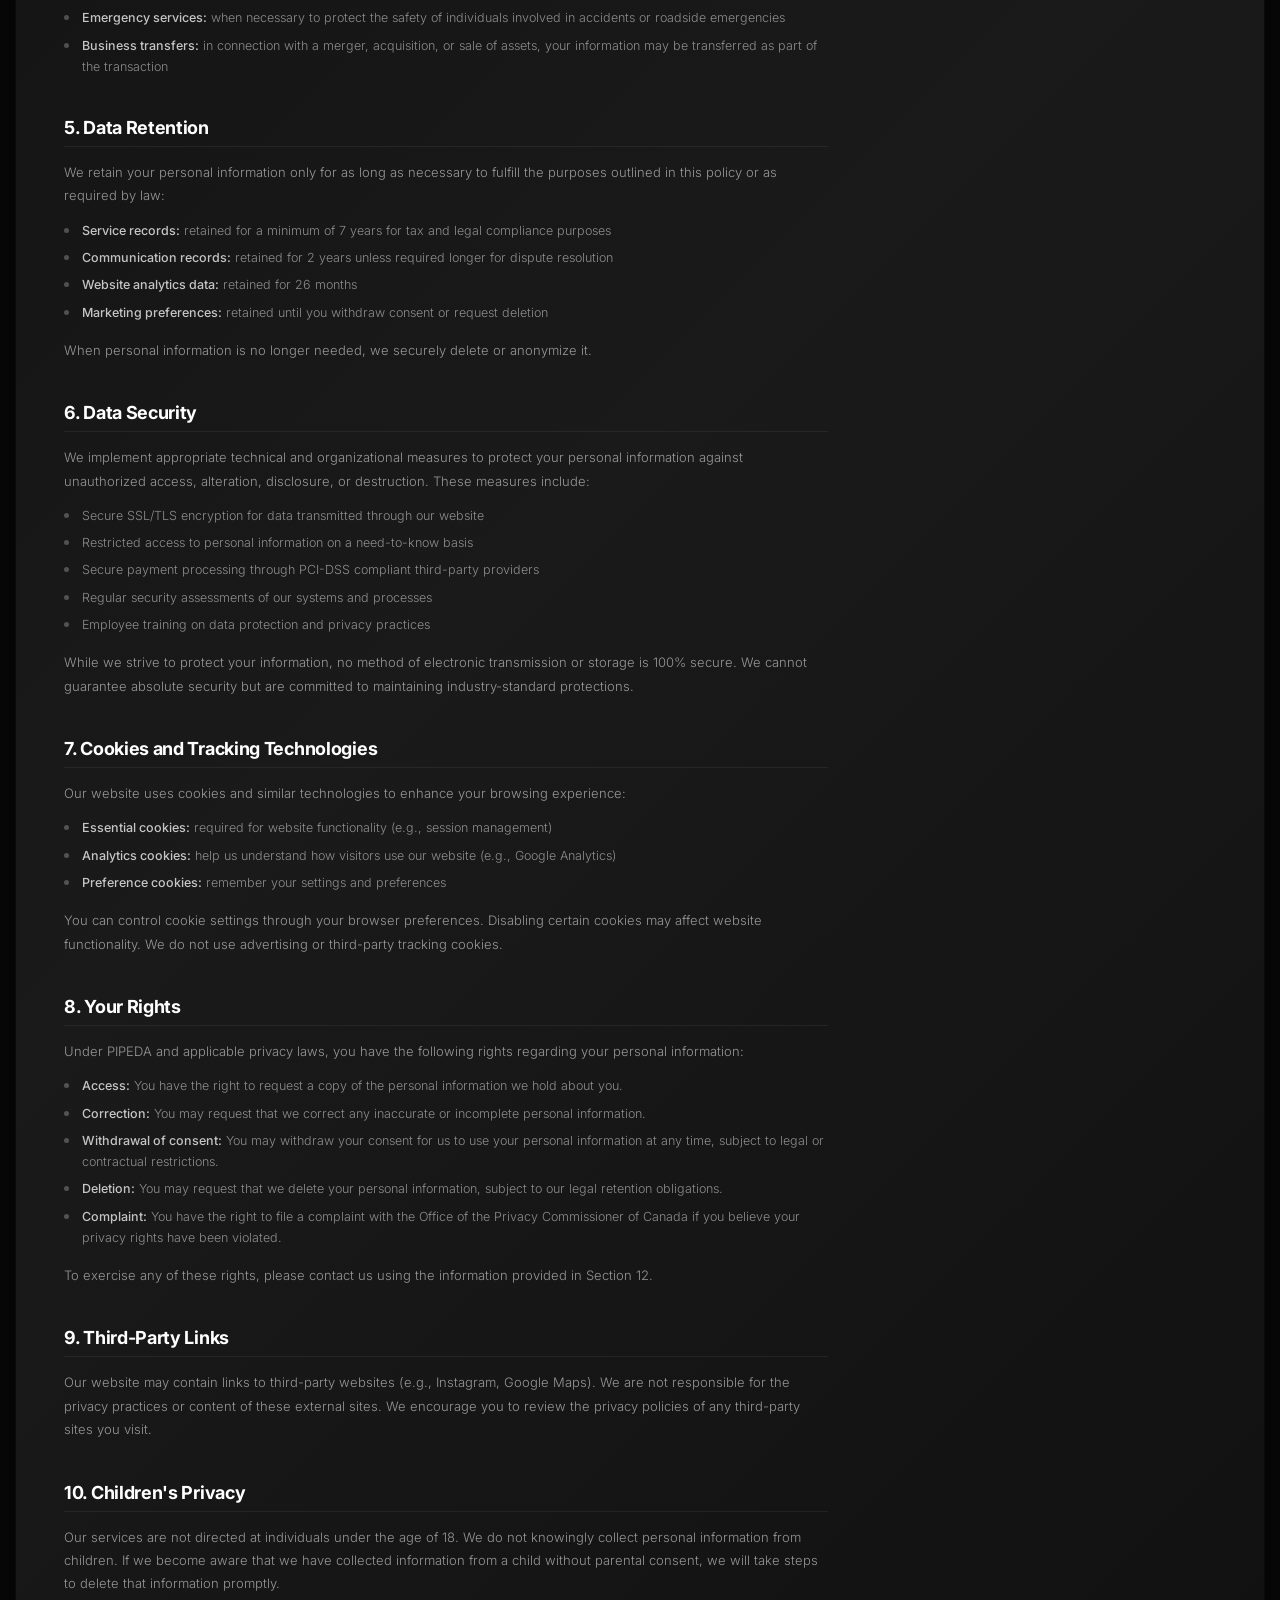
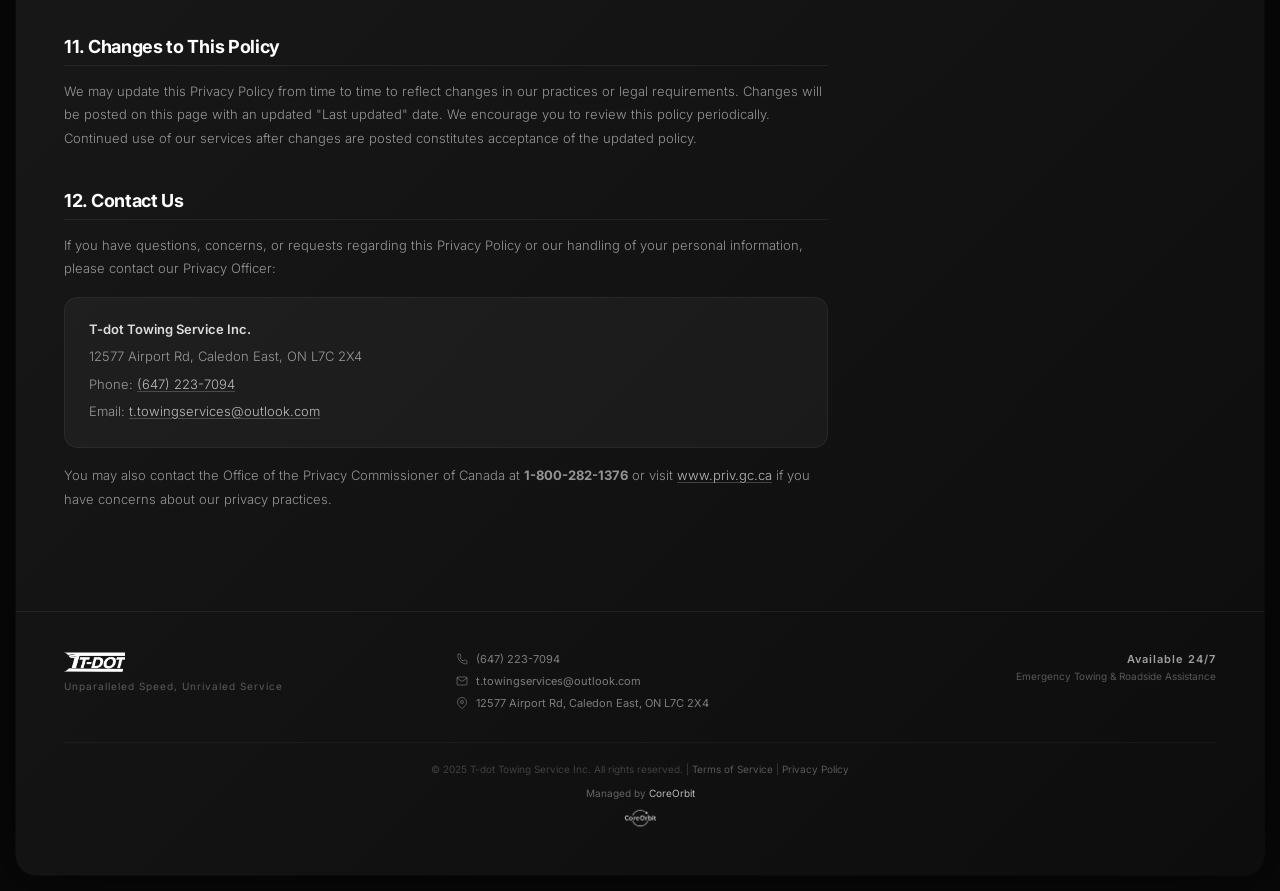
<file: public/privacy.html>
<!DOCTYPE html>
<html lang="en">
<head>
    <meta charset="UTF-8">
    <meta name="viewport" content="width=device-width, initial-scale=1.0">
    <title>Privacy Policy - T-DOT Towing</title>
    <link rel="preconnect" href="https://fonts.googleapis.com">
    <link rel="preconnect" href="https://fonts.gstatic.com" crossorigin>
    <link href="https://fonts.googleapis.com/css2?family=Inter:wght@300;400;500;600;700;800;900&display=swap" rel="stylesheet">
    <link rel="stylesheet" href="styles.css">
    <link rel="stylesheet" href="legal.css">
    <style>html{overflow:auto!important;height:auto!important}</style>
</head>
<body class="legal-body">

    <div class="page-bg">
        <div class="container legal-container" id="container">

            <!-- Navbar -->
            <nav class="navbar legal-nav">
                <div class="nav-logo">
                    <a href="index.html"><img src="assets/images/logo.png" class="nav-logo-img" alt="T-DOT Towing"></a>
                </div>
                <div class="nav-links">
                    <a href="index.html" class="nav-link">Home</a>
                    <a href="about.html" class="nav-link">About</a>
                    <a href="services.html" class="nav-link">Services</a>
                    <a href="faq.html" class="nav-link">FAQ</a>
                    <a href="contact.html" class="nav-link">Contact</a>
                </div>
                <div class="nav-right">
                    <a href="tel:6472237094" class="nav-phone">
                        <svg width="14" height="14" viewBox="0 0 24 24" fill="none" stroke="currentColor" stroke-width="2">
                            <path d="M22 16.92v3a2 2 0 0 1-2.18 2 19.79 19.79 0 0 1-8.63-3.07 19.5 19.5 0 0 1-6-6 19.79 19.79 0 0 1-3.07-8.67A2 2 0 0 1 4.11 2h3a2 2 0 0 1 2 1.72c.127.96.361 1.903.7 2.81a2 2 0 0 1-.45 2.11L8.09 9.91a16 16 0 0 0 6 6l1.27-1.27a2 2 0 0 1 2.11-.45c.907.339 1.85.573 2.81.7A2 2 0 0 1 22 16.92z"/>
                        </svg>
                        <span>(647) 223-7094</span>
                    </a>
                    <a href="https://www.instagram.com/tdot_towing" target="_blank" class="nav-ig" aria-label="Instagram">
                        <svg width="16" height="16" viewBox="0 0 24 24" fill="none" stroke="currentColor" stroke-width="2"><rect x="2" y="2" width="20" height="20" rx="5" ry="5"/><path d="M16 11.37A4 4 0 1 1 12.63 8 4 4 0 0 1 16 11.37z"/><line x1="17.5" y1="6.5" x2="17.51" y2="6.5"/></svg>
                    </a>
                </div>
                <button class="hamburger" onclick="toggleMobileNav()">
                    <span></span><span></span><span></span>
                </button>
            </nav>

            <!-- Mobile Nav -->
            <div class="mobile-nav" id="mobileNav">
                <a href="index.html">Home</a>
                <a href="about.html">About</a>
                <a href="services.html">Services</a>
                <a href="faq.html">FAQ</a>
                <a href="contact.html">Contact</a>
                <a href="tel:6472237094" class="mobile-phone">
                    <svg width="14" height="14" viewBox="0 0 24 24" fill="none" stroke="currentColor" stroke-width="2"><path d="M22 16.92v3a2 2 0 0 1-2.18 2 19.79 19.79 0 0 1-8.63-3.07 19.5 19.5 0 0 1-6-6 19.79 19.79 0 0 1-3.07-8.67A2 2 0 0 1 4.11 2h3a2 2 0 0 1 2 1.72c.127.96.361 1.903.7 2.81a2 2 0 0 1-.45 2.11L8.09 9.91a16 16 0 0 0 6 6l1.27-1.27a2 2 0 0 1 2.11-.45c.907.339 1.85.573 2.81.7A2 2 0 0 1 22 16.92z"/></svg>
                    (647) 223-7094
                </a>
                <a href="https://www.instagram.com/tdot_towing" target="_blank" class="mobile-ig">
                    <svg width="14" height="14" viewBox="0 0 24 24" fill="none" stroke="currentColor" stroke-width="2"><rect x="2" y="2" width="20" height="20" rx="5" ry="5"/><path d="M16 11.37A4 4 0 1 1 12.63 8 4 4 0 0 1 16 11.37z"/><line x1="17.5" y1="6.5" x2="17.51" y2="6.5"/></svg>
                    Instagram
                </a>
            </div>

            <!-- Scrollable content -->
            <div class="legal-scroll">

                <!-- ===== HERO ===== -->
                <section class="legal-hero">
                    <p class="legal-label">Legal</p>
                    <h1 class="legal-hero-title">Privacy Policy</h1>
                    <p class="legal-hero-sub">Last updated: March 19, 2026</p>
                </section>

                <!-- ===== CONTENT ===== -->
                <section class="legal-content">

                    <div class="legal-section">
                        <h2>1. Introduction</h2>
                        <p>T-dot Towing Service Inc. ("T-DOT Towing," "we," "us," or "our") is committed to protecting the privacy and personal information of our customers, website visitors, and service users. This Privacy Policy explains how we collect, use, disclose, and safeguard your information in accordance with the Personal Information Protection and Electronic Documents Act (PIPEDA) and applicable Ontario privacy legislation.</p>
                        <p>By using our services, visiting our website, or providing us with your personal information, you consent to the practices described in this policy.</p>
                    </div>

                    <div class="legal-section">
                        <h2>2. Information We Collect</h2>
                        <p>We may collect the following types of personal information:</p>
                        <h3>Information You Provide Directly</h3>
                        <ul>
                            <li><strong>Contact information:</strong> name, phone number, email address, mailing address</li>
                            <li><strong>Vehicle information:</strong> make, model, year, colour, license plate number, VIN</li>
                            <li><strong>Service details:</strong> pickup and drop-off locations, nature of the service request, special instructions</li>
                            <li><strong>Payment information:</strong> credit card details, billing address (processed securely through third-party payment processors)</li>
                            <li><strong>Communication records:</strong> phone call logs, emails, messages sent through our contact form</li>
                            <li><strong>Insurance information:</strong> policy number, insurance company name (when applicable)</li>
                        </ul>
                        <h3>Information Collected Automatically</h3>
                        <ul>
                            <li><strong>Website usage data:</strong> IP address, browser type, operating system, pages viewed, time spent on site</li>
                            <li><strong>Cookies and tracking technologies:</strong> session cookies, analytics cookies (see Section 7)</li>
                            <li><strong>Location data:</strong> approximate location based on IP address when you visit our website</li>
                        </ul>
                    </div>

                    <div class="legal-section">
                        <h2>3. How We Use Your Information</h2>
                        <p>We use your personal information for the following purposes:</p>
                        <ul>
                            <li><strong>Service delivery:</strong> to dispatch tow trucks, provide roadside assistance, and fulfill your service requests</li>
                            <li><strong>Communication:</strong> to contact you regarding your service request, provide updates, and respond to inquiries</li>
                            <li><strong>Payment processing:</strong> to process payments for services rendered</li>
                            <li><strong>Record keeping:</strong> to maintain accurate business records and service history</li>
                            <li><strong>Legal compliance:</strong> to comply with applicable laws, regulations, and legal processes, including Ontario's Highway Traffic Act and Repair and Storage Liens Act</li>
                            <li><strong>Safety and security:</strong> to ensure the safety of our drivers, customers, and the public</li>
                            <li><strong>Service improvement:</strong> to analyze service patterns and improve our operations</li>
                            <li><strong>Marketing:</strong> to send promotional materials or service updates (only with your consent, and you may opt out at any time)</li>
                        </ul>
                    </div>

                    <div class="legal-section">
                        <h2>4. How We Share Your Information</h2>
                        <p>We do not sell, rent, or trade your personal information to third parties. We may share your information in the following limited circumstances:</p>
                        <ul>
                            <li><strong>Service providers:</strong> with trusted third-party vendors who assist us in operating our business (e.g., payment processors, dispatch software providers), bound by confidentiality agreements</li>
                            <li><strong>Insurance companies:</strong> when you request us to coordinate with your insurance provider for claims purposes</li>
                            <li><strong>Law enforcement and legal authorities:</strong> when required by law, court order, or to comply with legal obligations under Canadian law</li>
                            <li><strong>Emergency services:</strong> when necessary to protect the safety of individuals involved in accidents or roadside emergencies</li>
                            <li><strong>Business transfers:</strong> in connection with a merger, acquisition, or sale of assets, your information may be transferred as part of the transaction</li>
                        </ul>
                    </div>

                    <div class="legal-section">
                        <h2>5. Data Retention</h2>
                        <p>We retain your personal information only for as long as necessary to fulfill the purposes outlined in this policy or as required by law:</p>
                        <ul>
                            <li><strong>Service records:</strong> retained for a minimum of 7 years for tax and legal compliance purposes</li>
                            <li><strong>Communication records:</strong> retained for 2 years unless required longer for dispute resolution</li>
                            <li><strong>Website analytics data:</strong> retained for 26 months</li>
                            <li><strong>Marketing preferences:</strong> retained until you withdraw consent or request deletion</li>
                        </ul>
                        <p>When personal information is no longer needed, we securely delete or anonymize it.</p>
                    </div>

                    <div class="legal-section">
                        <h2>6. Data Security</h2>
                        <p>We implement appropriate technical and organizational measures to protect your personal information against unauthorized access, alteration, disclosure, or destruction. These measures include:</p>
                        <ul>
                            <li>Secure SSL/TLS encryption for data transmitted through our website</li>
                            <li>Restricted access to personal information on a need-to-know basis</li>
                            <li>Secure payment processing through PCI-DSS compliant third-party providers</li>
                            <li>Regular security assessments of our systems and processes</li>
                            <li>Employee training on data protection and privacy practices</li>
                        </ul>
                        <p>While we strive to protect your information, no method of electronic transmission or storage is 100% secure. We cannot guarantee absolute security but are committed to maintaining industry-standard protections.</p>
                    </div>

                    <div class="legal-section">
                        <h2>7. Cookies and Tracking Technologies</h2>
                        <p>Our website uses cookies and similar technologies to enhance your browsing experience:</p>
                        <ul>
                            <li><strong>Essential cookies:</strong> required for website functionality (e.g., session management)</li>
                            <li><strong>Analytics cookies:</strong> help us understand how visitors use our website (e.g., Google Analytics)</li>
                            <li><strong>Preference cookies:</strong> remember your settings and preferences</li>
                        </ul>
                        <p>You can control cookie settings through your browser preferences. Disabling certain cookies may affect website functionality. We do not use advertising or third-party tracking cookies.</p>
                    </div>

                    <div class="legal-section">
                        <h2>8. Your Rights</h2>
                        <p>Under PIPEDA and applicable privacy laws, you have the following rights regarding your personal information:</p>
                        <ul>
                            <li><strong>Access:</strong> You have the right to request a copy of the personal information we hold about you.</li>
                            <li><strong>Correction:</strong> You may request that we correct any inaccurate or incomplete personal information.</li>
                            <li><strong>Withdrawal of consent:</strong> You may withdraw your consent for us to use your personal information at any time, subject to legal or contractual restrictions.</li>
                            <li><strong>Deletion:</strong> You may request that we delete your personal information, subject to our legal retention obligations.</li>
                            <li><strong>Complaint:</strong> You have the right to file a complaint with the Office of the Privacy Commissioner of Canada if you believe your privacy rights have been violated.</li>
                        </ul>
                        <p>To exercise any of these rights, please contact us using the information provided in Section 12.</p>
                    </div>

                    <div class="legal-section">
                        <h2>9. Third-Party Links</h2>
                        <p>Our website may contain links to third-party websites (e.g., Instagram, Google Maps). We are not responsible for the privacy practices or content of these external sites. We encourage you to review the privacy policies of any third-party sites you visit.</p>
                    </div>

                    <div class="legal-section">
                        <h2>10. Children's Privacy</h2>
                        <p>Our services are not directed at individuals under the age of 18. We do not knowingly collect personal information from children. If we become aware that we have collected information from a child without parental consent, we will take steps to delete that information promptly.</p>
                    </div>

                    <div class="legal-section">
                        <h2>11. Changes to This Policy</h2>
                        <p>We may update this Privacy Policy from time to time to reflect changes in our practices or legal requirements. Changes will be posted on this page with an updated "Last updated" date. We encourage you to review this policy periodically. Continued use of our services after changes are posted constitutes acceptance of the updated policy.</p>
                    </div>

                    <div class="legal-section">
                        <h2>12. Contact Us</h2>
                        <p>If you have questions, concerns, or requests regarding this Privacy Policy or our handling of your personal information, please contact our Privacy Officer:</p>
                        <div class="legal-contact-info">
                            <p><strong>T-dot Towing Service Inc.</strong></p>
                            <p>12577 Airport Rd, Caledon East, ON L7C 2X4</p>
                            <p>Phone: <a href="tel:6472237094">(647) 223-7094</a></p>
                            <p>Email: <a href="mailto:t.towingservices@outlook.com">t.towingservices@outlook.com</a></p>
                        </div>
                        <p>You may also contact the Office of the Privacy Commissioner of Canada at <strong>1-800-282-1376</strong> or visit <a href="https://www.priv.gc.ca" target="_blank" rel="noopener">www.priv.gc.ca</a> if you have concerns about our privacy practices.</p>
                    </div>

                </section>

                <!-- ===== FOOTER ===== -->
                <footer class="legal-footer">
                    <div class="footer-left">
                        <img src="assets/images/logo.png" class="footer-logo" alt="T-DOT Towing">
                        <p class="footer-tagline">Unparalleled Speed, Unrivaled Service</p>
                    </div>
                    <div class="footer-mid">
                        <p class="footer-contact-item">
                            <svg width="12" height="12" viewBox="0 0 24 24" fill="none" stroke="currentColor" stroke-width="2"><path d="M22 16.92v3a2 2 0 0 1-2.18 2 19.79 19.79 0 0 1-8.63-3.07 19.5 19.5 0 0 1-6-6A19.79 19.79 0 0 1 4.11 2h3a2 2 0 0 1 2 1.72 12.84 12.84 0 0 0 .7 2.81 2 2 0 0 1-.45 2.11L8.09 9.91a16 16 0 0 0 6 6l1.27-1.27a2 2 0 0 1 2.11-.45 12.84 12.84 0 0 0 2.81.7A2 2 0 0 1 22 16.92z"/></svg>
                            (647) 223-7094
                        </p>
                        <p class="footer-contact-item">
                            <svg width="12" height="12" viewBox="0 0 24 24" fill="none" stroke="currentColor" stroke-width="2"><path d="M4 4h16c1.1 0 2 .9 2 2v12c0 1.1-.9 2-2 2H4c-1.1 0-2-.9-2-2V6c0-1.1.9-2 2-2z"/><polyline points="22,6 12,13 2,6"/></svg>
                            t.towingservices@outlook.com
                        </p>
                        <p class="footer-contact-item">
                            <svg width="12" height="12" viewBox="0 0 24 24" fill="none" stroke="currentColor" stroke-width="2"><path d="M21 10c0 7-9 13-9 13s-9-6-9-13a9 9 0 0 1 18 0z"/><circle cx="12" cy="10" r="3"/></svg>
                            12577 Airport Rd, Caledon East, ON L7C 2X4
                        </p>
                    </div>
                    <div class="footer-right">
                        <p class="footer-avail">Available 24/7</p>
                        <p class="footer-emerg">Emergency Towing & Roadside Assistance</p>
                    </div>
                    <div class="footer-bottom">
                        <p>&copy; 2025 T-dot Towing Service Inc. All rights reserved. | <a href="terms.html">Terms of Service</a> | <a href="privacy.html">Privacy Policy</a></p>
                        <div class="managed-by"><span>Managed by <a href="https://coreorbit.io/" target="_blank" rel="noopener">CoreOrbit</a></span><a href="https://coreorbit.io/" target="_blank" rel="noopener"><img src="assets/images/coreorbit-logo.png" alt="CoreOrbit" class="coreorbit-logo"></a></div>
                    </div>
                </footer>

            </div>
        </div>
    </div>

    <script>
    function toggleMobileNav(){
        document.getElementById('mobileNav').classList.toggle('open');
        document.querySelector('.hamburger').classList.toggle('active');
    }
    </script>
</body>
</html>
</file>
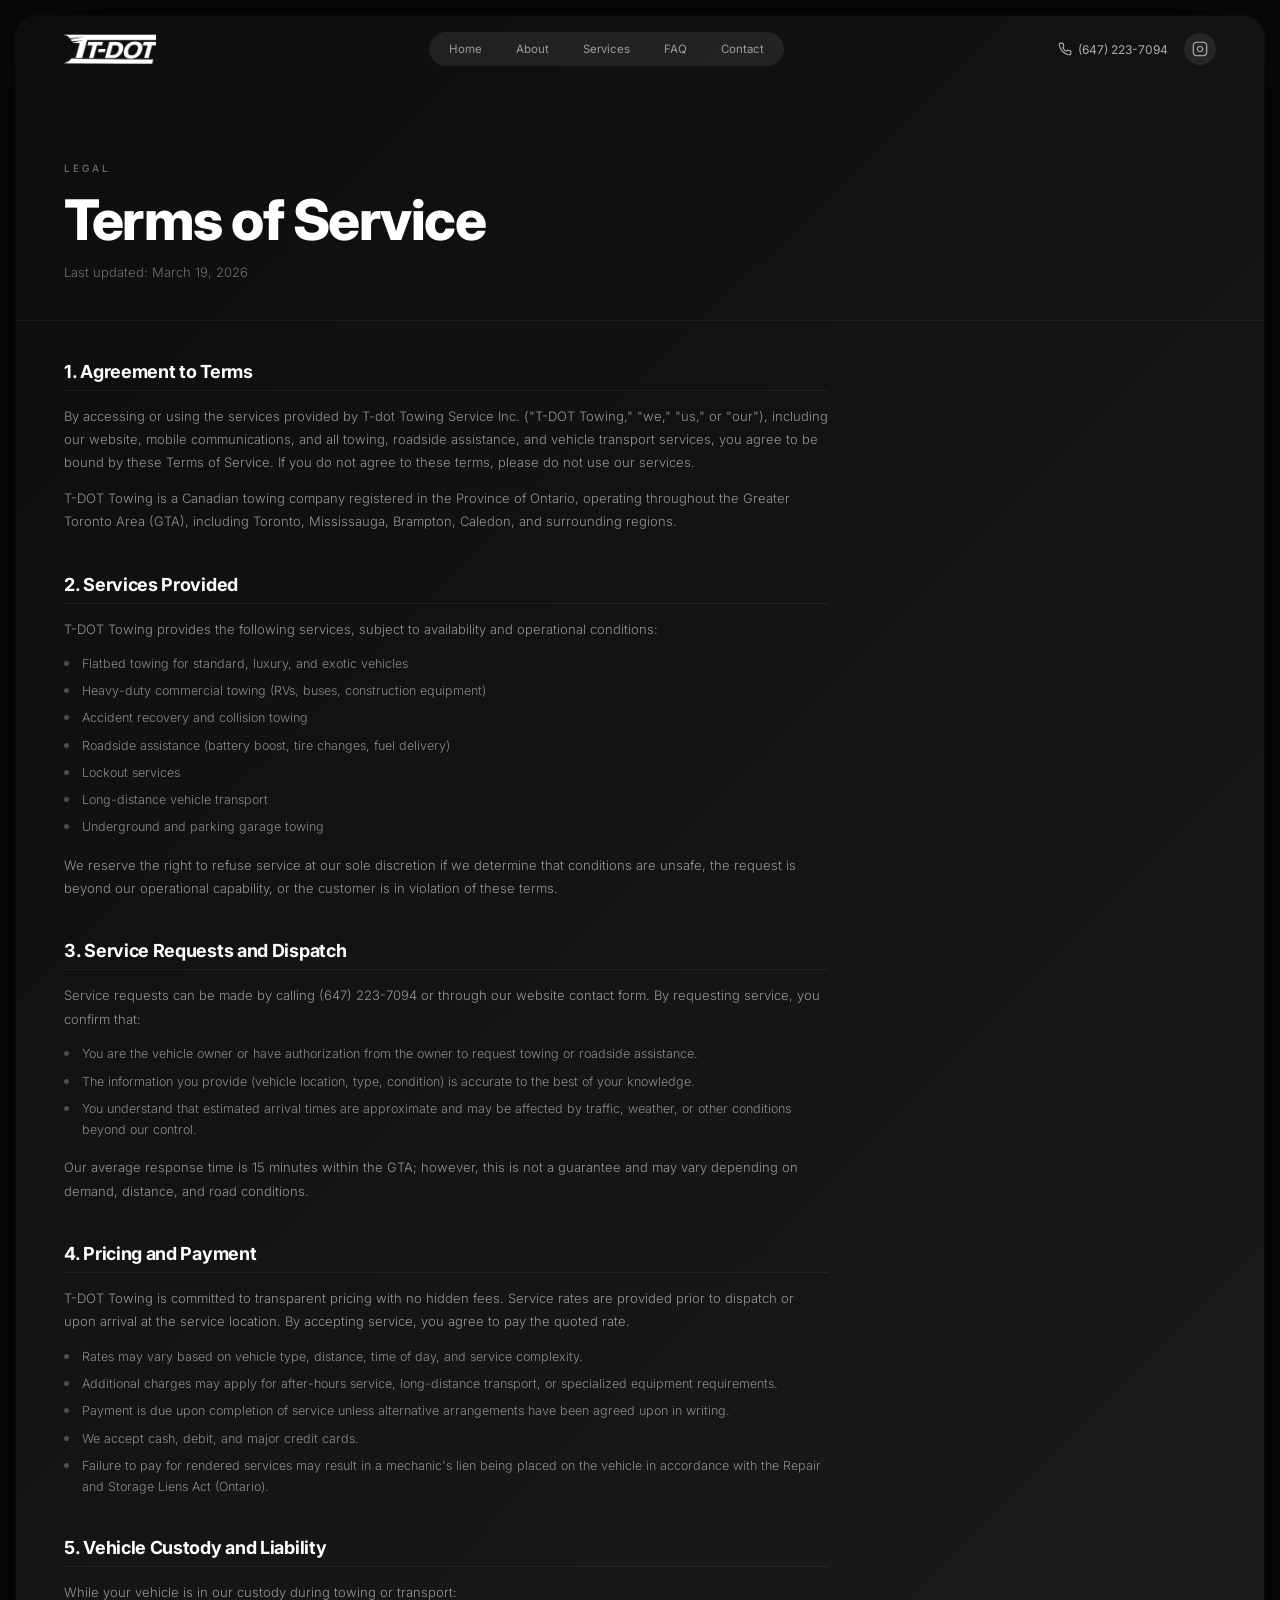
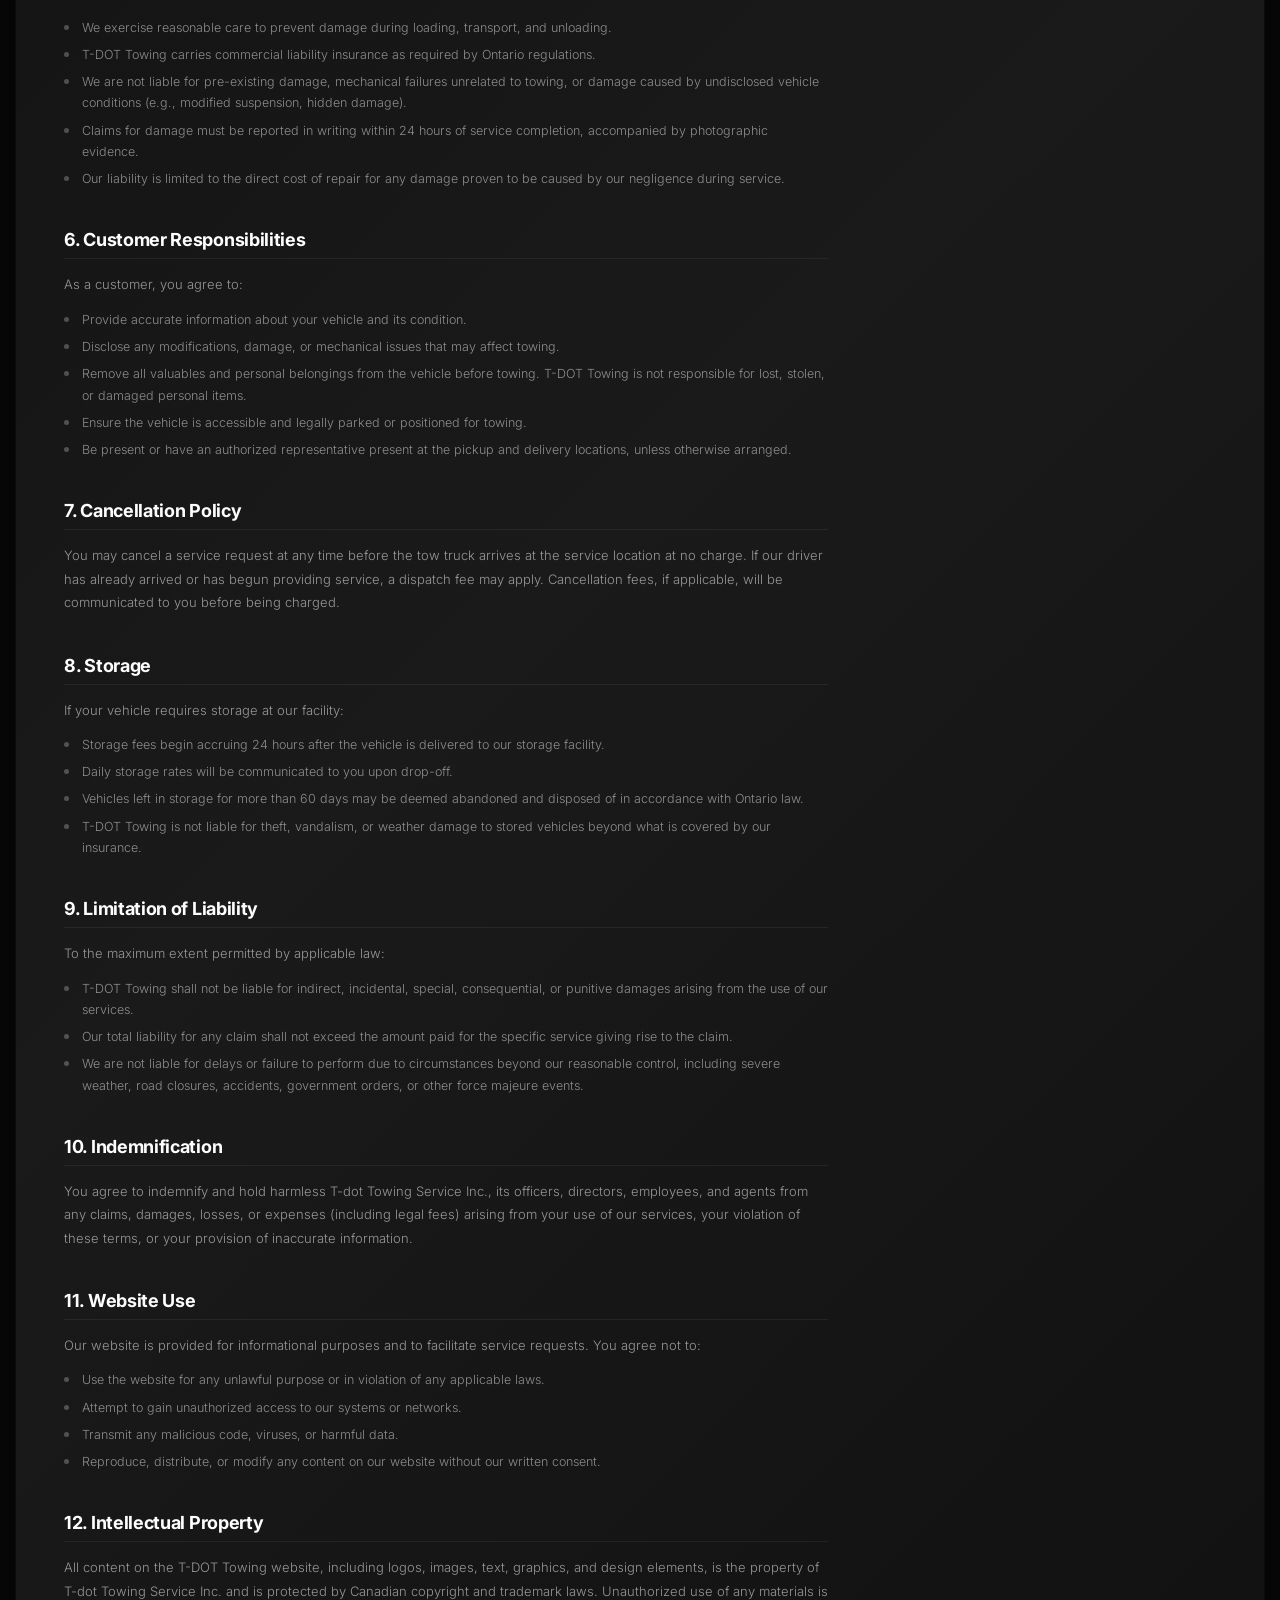
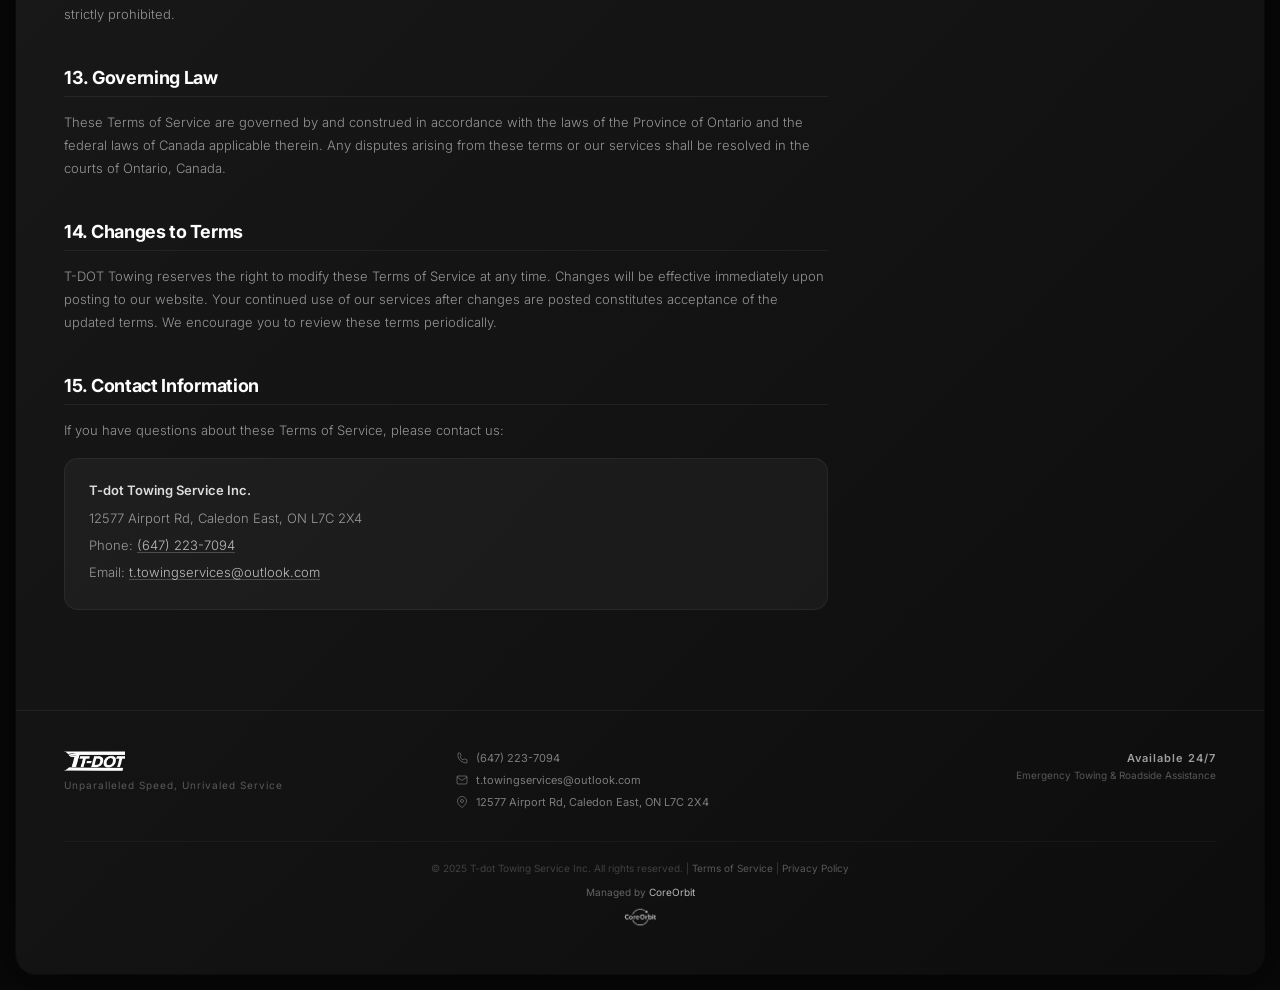
<file: public/terms.html>
<!DOCTYPE html>
<html lang="en">
<head>
    <meta charset="UTF-8">
    <meta name="viewport" content="width=device-width, initial-scale=1.0">
    <title>Terms of Service - T-DOT Towing</title>
    <link rel="preconnect" href="https://fonts.googleapis.com">
    <link rel="preconnect" href="https://fonts.gstatic.com" crossorigin>
    <link href="https://fonts.googleapis.com/css2?family=Inter:wght@300;400;500;600;700;800;900&display=swap" rel="stylesheet">
    <link rel="stylesheet" href="styles.css">
    <link rel="stylesheet" href="legal.css">
    <style>html{overflow:auto!important;height:auto!important}</style>
</head>
<body class="legal-body">

    <div class="page-bg">
        <div class="container legal-container" id="container">

            <!-- Navbar -->
            <nav class="navbar legal-nav">
                <div class="nav-logo">
                    <a href="index.html"><img src="assets/images/logo.png" class="nav-logo-img" alt="T-DOT Towing"></a>
                </div>
                <div class="nav-links">
                    <a href="index.html" class="nav-link">Home</a>
                    <a href="about.html" class="nav-link">About</a>
                    <a href="services.html" class="nav-link">Services</a>
                    <a href="faq.html" class="nav-link">FAQ</a>
                    <a href="contact.html" class="nav-link">Contact</a>
                </div>
                <div class="nav-right">
                    <a href="tel:6472237094" class="nav-phone">
                        <svg width="14" height="14" viewBox="0 0 24 24" fill="none" stroke="currentColor" stroke-width="2">
                            <path d="M22 16.92v3a2 2 0 0 1-2.18 2 19.79 19.79 0 0 1-8.63-3.07 19.5 19.5 0 0 1-6-6 19.79 19.79 0 0 1-3.07-8.67A2 2 0 0 1 4.11 2h3a2 2 0 0 1 2 1.72c.127.96.361 1.903.7 2.81a2 2 0 0 1-.45 2.11L8.09 9.91a16 16 0 0 0 6 6l1.27-1.27a2 2 0 0 1 2.11-.45c.907.339 1.85.573 2.81.7A2 2 0 0 1 22 16.92z"/>
                        </svg>
                        <span>(647) 223-7094</span>
                    </a>
                    <a href="https://www.instagram.com/tdot_towing" target="_blank" class="nav-ig" aria-label="Instagram">
                        <svg width="16" height="16" viewBox="0 0 24 24" fill="none" stroke="currentColor" stroke-width="2"><rect x="2" y="2" width="20" height="20" rx="5" ry="5"/><path d="M16 11.37A4 4 0 1 1 12.63 8 4 4 0 0 1 16 11.37z"/><line x1="17.5" y1="6.5" x2="17.51" y2="6.5"/></svg>
                    </a>
                </div>
                <button class="hamburger" onclick="toggleMobileNav()">
                    <span></span><span></span><span></span>
                </button>
            </nav>

            <!-- Mobile Nav -->
            <div class="mobile-nav" id="mobileNav">
                <a href="index.html">Home</a>
                <a href="about.html">About</a>
                <a href="services.html">Services</a>
                <a href="faq.html">FAQ</a>
                <a href="contact.html">Contact</a>
                <a href="tel:6472237094" class="mobile-phone">
                    <svg width="14" height="14" viewBox="0 0 24 24" fill="none" stroke="currentColor" stroke-width="2"><path d="M22 16.92v3a2 2 0 0 1-2.18 2 19.79 19.79 0 0 1-8.63-3.07 19.5 19.5 0 0 1-6-6 19.79 19.79 0 0 1-3.07-8.67A2 2 0 0 1 4.11 2h3a2 2 0 0 1 2 1.72c.127.96.361 1.903.7 2.81a2 2 0 0 1-.45 2.11L8.09 9.91a16 16 0 0 0 6 6l1.27-1.27a2 2 0 0 1 2.11-.45c.907.339 1.85.573 2.81.7A2 2 0 0 1 22 16.92z"/></svg>
                    (647) 223-7094
                </a>
                <a href="https://www.instagram.com/tdot_towing" target="_blank" class="mobile-ig">
                    <svg width="14" height="14" viewBox="0 0 24 24" fill="none" stroke="currentColor" stroke-width="2"><rect x="2" y="2" width="20" height="20" rx="5" ry="5"/><path d="M16 11.37A4 4 0 1 1 12.63 8 4 4 0 0 1 16 11.37z"/><line x1="17.5" y1="6.5" x2="17.51" y2="6.5"/></svg>
                    Instagram
                </a>
            </div>

            <!-- Scrollable content -->
            <div class="legal-scroll">

                <!-- ===== HERO ===== -->
                <section class="legal-hero">
                    <p class="legal-label">Legal</p>
                    <h1 class="legal-hero-title">Terms of Service</h1>
                    <p class="legal-hero-sub">Last updated: March 19, 2026</p>
                </section>

                <!-- ===== CONTENT ===== -->
                <section class="legal-content">

                    <div class="legal-section">
                        <h2>1. Agreement to Terms</h2>
                        <p>By accessing or using the services provided by T-dot Towing Service Inc. ("T-DOT Towing," "we," "us," or "our"), including our website, mobile communications, and all towing, roadside assistance, and vehicle transport services, you agree to be bound by these Terms of Service. If you do not agree to these terms, please do not use our services.</p>
                        <p>T-DOT Towing is a Canadian towing company registered in the Province of Ontario, operating throughout the Greater Toronto Area (GTA), including Toronto, Mississauga, Brampton, Caledon, and surrounding regions.</p>
                    </div>

                    <div class="legal-section">
                        <h2>2. Services Provided</h2>
                        <p>T-DOT Towing provides the following services, subject to availability and operational conditions:</p>
                        <ul>
                            <li>Flatbed towing for standard, luxury, and exotic vehicles</li>
                            <li>Heavy-duty commercial towing (RVs, buses, construction equipment)</li>
                            <li>Accident recovery and collision towing</li>
                            <li>Roadside assistance (battery boost, tire changes, fuel delivery)</li>
                            <li>Lockout services</li>
                            <li>Long-distance vehicle transport</li>
                            <li>Underground and parking garage towing</li>
                        </ul>
                        <p>We reserve the right to refuse service at our sole discretion if we determine that conditions are unsafe, the request is beyond our operational capability, or the customer is in violation of these terms.</p>
                    </div>

                    <div class="legal-section">
                        <h2>3. Service Requests and Dispatch</h2>
                        <p>Service requests can be made by calling (647) 223-7094 or through our website contact form. By requesting service, you confirm that:</p>
                        <ul>
                            <li>You are the vehicle owner or have authorization from the owner to request towing or roadside assistance.</li>
                            <li>The information you provide (vehicle location, type, condition) is accurate to the best of your knowledge.</li>
                            <li>You understand that estimated arrival times are approximate and may be affected by traffic, weather, or other conditions beyond our control.</li>
                        </ul>
                        <p>Our average response time is 15 minutes within the GTA; however, this is not a guarantee and may vary depending on demand, distance, and road conditions.</p>
                    </div>

                    <div class="legal-section">
                        <h2>4. Pricing and Payment</h2>
                        <p>T-DOT Towing is committed to transparent pricing with no hidden fees. Service rates are provided prior to dispatch or upon arrival at the service location. By accepting service, you agree to pay the quoted rate.</p>
                        <ul>
                            <li>Rates may vary based on vehicle type, distance, time of day, and service complexity.</li>
                            <li>Additional charges may apply for after-hours service, long-distance transport, or specialized equipment requirements.</li>
                            <li>Payment is due upon completion of service unless alternative arrangements have been agreed upon in writing.</li>
                            <li>We accept cash, debit, and major credit cards.</li>
                            <li>Failure to pay for rendered services may result in a mechanic's lien being placed on the vehicle in accordance with the Repair and Storage Liens Act (Ontario).</li>
                        </ul>
                    </div>

                    <div class="legal-section">
                        <h2>5. Vehicle Custody and Liability</h2>
                        <p>While your vehicle is in our custody during towing or transport:</p>
                        <ul>
                            <li>We exercise reasonable care to prevent damage during loading, transport, and unloading.</li>
                            <li>T-DOT Towing carries commercial liability insurance as required by Ontario regulations.</li>
                            <li>We are not liable for pre-existing damage, mechanical failures unrelated to towing, or damage caused by undisclosed vehicle conditions (e.g., modified suspension, hidden damage).</li>
                            <li>Claims for damage must be reported in writing within 24 hours of service completion, accompanied by photographic evidence.</li>
                            <li>Our liability is limited to the direct cost of repair for any damage proven to be caused by our negligence during service.</li>
                        </ul>
                    </div>

                    <div class="legal-section">
                        <h2>6. Customer Responsibilities</h2>
                        <p>As a customer, you agree to:</p>
                        <ul>
                            <li>Provide accurate information about your vehicle and its condition.</li>
                            <li>Disclose any modifications, damage, or mechanical issues that may affect towing.</li>
                            <li>Remove all valuables and personal belongings from the vehicle before towing. T-DOT Towing is not responsible for lost, stolen, or damaged personal items.</li>
                            <li>Ensure the vehicle is accessible and legally parked or positioned for towing.</li>
                            <li>Be present or have an authorized representative present at the pickup and delivery locations, unless otherwise arranged.</li>
                        </ul>
                    </div>

                    <div class="legal-section">
                        <h2>7. Cancellation Policy</h2>
                        <p>You may cancel a service request at any time before the tow truck arrives at the service location at no charge. If our driver has already arrived or has begun providing service, a dispatch fee may apply. Cancellation fees, if applicable, will be communicated to you before being charged.</p>
                    </div>

                    <div class="legal-section">
                        <h2>8. Storage</h2>
                        <p>If your vehicle requires storage at our facility:</p>
                        <ul>
                            <li>Storage fees begin accruing 24 hours after the vehicle is delivered to our storage facility.</li>
                            <li>Daily storage rates will be communicated to you upon drop-off.</li>
                            <li>Vehicles left in storage for more than 60 days may be deemed abandoned and disposed of in accordance with Ontario law.</li>
                            <li>T-DOT Towing is not liable for theft, vandalism, or weather damage to stored vehicles beyond what is covered by our insurance.</li>
                        </ul>
                    </div>

                    <div class="legal-section">
                        <h2>9. Limitation of Liability</h2>
                        <p>To the maximum extent permitted by applicable law:</p>
                        <ul>
                            <li>T-DOT Towing shall not be liable for indirect, incidental, special, consequential, or punitive damages arising from the use of our services.</li>
                            <li>Our total liability for any claim shall not exceed the amount paid for the specific service giving rise to the claim.</li>
                            <li>We are not liable for delays or failure to perform due to circumstances beyond our reasonable control, including severe weather, road closures, accidents, government orders, or other force majeure events.</li>
                        </ul>
                    </div>

                    <div class="legal-section">
                        <h2>10. Indemnification</h2>
                        <p>You agree to indemnify and hold harmless T-dot Towing Service Inc., its officers, directors, employees, and agents from any claims, damages, losses, or expenses (including legal fees) arising from your use of our services, your violation of these terms, or your provision of inaccurate information.</p>
                    </div>

                    <div class="legal-section">
                        <h2>11. Website Use</h2>
                        <p>Our website is provided for informational purposes and to facilitate service requests. You agree not to:</p>
                        <ul>
                            <li>Use the website for any unlawful purpose or in violation of any applicable laws.</li>
                            <li>Attempt to gain unauthorized access to our systems or networks.</li>
                            <li>Transmit any malicious code, viruses, or harmful data.</li>
                            <li>Reproduce, distribute, or modify any content on our website without our written consent.</li>
                        </ul>
                    </div>

                    <div class="legal-section">
                        <h2>12. Intellectual Property</h2>
                        <p>All content on the T-DOT Towing website, including logos, images, text, graphics, and design elements, is the property of T-dot Towing Service Inc. and is protected by Canadian copyright and trademark laws. Unauthorized use of any materials is strictly prohibited.</p>
                    </div>

                    <div class="legal-section">
                        <h2>13. Governing Law</h2>
                        <p>These Terms of Service are governed by and construed in accordance with the laws of the Province of Ontario and the federal laws of Canada applicable therein. Any disputes arising from these terms or our services shall be resolved in the courts of Ontario, Canada.</p>
                    </div>

                    <div class="legal-section">
                        <h2>14. Changes to Terms</h2>
                        <p>T-DOT Towing reserves the right to modify these Terms of Service at any time. Changes will be effective immediately upon posting to our website. Your continued use of our services after changes are posted constitutes acceptance of the updated terms. We encourage you to review these terms periodically.</p>
                    </div>

                    <div class="legal-section">
                        <h2>15. Contact Information</h2>
                        <p>If you have questions about these Terms of Service, please contact us:</p>
                        <div class="legal-contact-info">
                            <p><strong>T-dot Towing Service Inc.</strong></p>
                            <p>12577 Airport Rd, Caledon East, ON L7C 2X4</p>
                            <p>Phone: <a href="tel:6472237094">(647) 223-7094</a></p>
                            <p>Email: <a href="mailto:t.towingservices@outlook.com">t.towingservices@outlook.com</a></p>
                        </div>
                    </div>

                </section>

                <!-- ===== FOOTER ===== -->
                <footer class="legal-footer">
                    <div class="footer-left">
                        <img src="assets/images/logo.png" class="footer-logo" alt="T-DOT Towing">
                        <p class="footer-tagline">Unparalleled Speed, Unrivaled Service</p>
                    </div>
                    <div class="footer-mid">
                        <p class="footer-contact-item">
                            <svg width="12" height="12" viewBox="0 0 24 24" fill="none" stroke="currentColor" stroke-width="2"><path d="M22 16.92v3a2 2 0 0 1-2.18 2 19.79 19.79 0 0 1-8.63-3.07 19.5 19.5 0 0 1-6-6A19.79 19.79 0 0 1 4.11 2h3a2 2 0 0 1 2 1.72 12.84 12.84 0 0 0 .7 2.81 2 2 0 0 1-.45 2.11L8.09 9.91a16 16 0 0 0 6 6l1.27-1.27a2 2 0 0 1 2.11-.45 12.84 12.84 0 0 0 2.81.7A2 2 0 0 1 22 16.92z"/></svg>
                            (647) 223-7094
                        </p>
                        <p class="footer-contact-item">
                            <svg width="12" height="12" viewBox="0 0 24 24" fill="none" stroke="currentColor" stroke-width="2"><path d="M4 4h16c1.1 0 2 .9 2 2v12c0 1.1-.9 2-2 2H4c-1.1 0-2-.9-2-2V6c0-1.1.9-2 2-2z"/><polyline points="22,6 12,13 2,6"/></svg>
                            t.towingservices@outlook.com
                        </p>
                        <p class="footer-contact-item">
                            <svg width="12" height="12" viewBox="0 0 24 24" fill="none" stroke="currentColor" stroke-width="2"><path d="M21 10c0 7-9 13-9 13s-9-6-9-13a9 9 0 0 1 18 0z"/><circle cx="12" cy="10" r="3"/></svg>
                            12577 Airport Rd, Caledon East, ON L7C 2X4
                        </p>
                    </div>
                    <div class="footer-right">
                        <p class="footer-avail">Available 24/7</p>
                        <p class="footer-emerg">Emergency Towing & Roadside Assistance</p>
                    </div>
                    <div class="footer-bottom">
                        <p>&copy; 2025 T-dot Towing Service Inc. All rights reserved. | <a href="terms.html">Terms of Service</a> | <a href="privacy.html">Privacy Policy</a></p>
                        <div class="managed-by"><span>Managed by <a href="https://coreorbit.io/" target="_blank" rel="noopener">CoreOrbit</a></span><a href="https://coreorbit.io/" target="_blank" rel="noopener"><img src="assets/images/coreorbit-logo.png" alt="CoreOrbit" class="coreorbit-logo"></a></div>
                    </div>
                </footer>

            </div>
        </div>
    </div>

    <script>
    function toggleMobileNav(){
        document.getElementById('mobileNav').classList.toggle('open');
        document.querySelector('.hamburger').classList.toggle('active');
    }
    </script>
</body>
</html>
</file>
<file: styles.css>
/* ============ RESET ============ */
*,*::before,*::after{margin:0;padding:0;box-sizing:border-box}
html,body{height:100%;overflow:hidden;font-family:'Inter',sans-serif;background:#000}
a{text-decoration:none;color:inherit}
button{cursor:pointer;border:none;outline:none;font-family:inherit;background:none}
img{max-width:100%;display:block}

/* ============ PAGE ============ */
.page-bg{
    width:100%;height:100%;
    display:flex;align-items:center;justify-content:center;
    background:#080808;padding:16px;
}

/* ============ CONTAINER ============ */
.container{
    width:100%;max-width:1400px;
    height:100%;max-height:900px;
    border-radius:20px;
    overflow:hidden;
    position:relative;
    background:#0d0d0d;
    box-shadow:0 0 80px rgba(0,0,0,0.6), 0 0 0 1px rgba(255,255,255,0.03);
}

/* ============ STATES ============ */
.state{
    position:absolute;
    inset:0;
    display:flex;
    opacity:0;
    pointer-events:none;
    transform: scale(0.97);
    will-change: opacity, transform;
}

/* ============ SPLASH ============ */
.splash-state{
    background:#0a0a0a;
    align-items:center;justify-content:center;
}
.splash-logo-wrap{
    position:relative;
    width:clamp(140px,22vw,280px);
}
.splash-logo{
    display:block;
    width:100%;height:auto;
    object-fit:contain;
}
.splash-logo-outline{
    opacity:0.12;
}
.splash-logo-fill{
    position:absolute;
    top:0;left:0;
    opacity:1;
    clip-path:inset(0 100% 0 0);
    will-change:clip-path;
}

/* ============ HERO ============ */
.hero-state{
    flex-direction:column;
    padding:22px 48px 26px;
    color:#fff;
    background:#0d0d0d;
    will-change: background;
}

/* Navbar */
.navbar{display:flex;align-items:center;justify-content:space-between;flex-shrink:0;z-index:10}
.nav-logo{display:flex;align-items:center}
.nav-logo-img{height:30px;width:auto;object-fit:contain}
.nav-links{display:flex;background:rgba(255,255,255,.08);border-radius:30px;padding:3px;backdrop-filter:blur(8px)}
.nav-link{padding:7px 17px;border-radius:25px;font-size:11.5px;color:rgba(255,255,255,.55);transition:.3s}
.nav-link.active{background:rgba(255,255,255,.14);color:#fff}
.nav-link:hover{color:#fff}
.nav-right{display:flex;align-items:center;gap:16px}
.nav-phone{display:flex;align-items:center;gap:6px;font-size:12px;opacity:.65;color:#fff;text-decoration:none;transition:.3s}
.nav-phone:hover{opacity:1}
.nav-ig{display:flex;align-items:center;justify-content:center;width:32px;height:32px;border-radius:50%;background:rgba(255,255,255,.08);color:rgba(255,255,255,.55);text-decoration:none;transition:background .3s,color .3s,transform .3s}
.nav-ig:hover{background:rgba(255,255,255,.15);color:#fff;transform:scale(1.1)}

/* Hero body */
.hero-body{display:flex;justify-content:space-between;align-items:flex-start;margin-top:24px;flex-shrink:0;z-index:5}
.hero-title{
    font-size:clamp(32px,4.5vw,52px);font-weight:700;line-height:1.1;letter-spacing:-1px;
    text-shadow: 0 2px 20px rgba(0,0,0,0.3);
    will-change:transform,opacity;
}
.hero-subtitle{font-size:12px;font-weight:300;margin-top:10px;opacity:.55}
.hero-stats{display:flex;gap:18px;margin-top:6px}
.hero-stat{
    display:flex;flex-direction:column;align-items:center;gap:2px;
    padding:8px 14px;border-radius:12px;
    border:1px solid rgba(255,255,255,.1);
    background:rgba(255,255,255,.04);
    will-change:transform;
}
.stat-num{color:#fff;font-size:16px;font-weight:700;letter-spacing:0.5px}
.stat-num small{font-size:10px;font-weight:400;opacity:.6}
.stat-label{color:rgba(255,255,255,.4);font-size:8px;font-weight:500;letter-spacing:1.5px;text-transform:uppercase}

/* Truck area */
.truck-area{flex:1;display:flex;flex-direction:column;align-items:center;justify-content:center;min-height:0;z-index:3;position:relative}
.truck-images{position:relative;width:100%;height:100%;z-index:2}
.truck{
    position:absolute;
    top:50%;left:50%;
    width:85%;max-width:1100px;
    object-fit:contain;
    will-change: transform, opacity;
    -webkit-backface-visibility:hidden;
    backface-visibility:hidden;
    -webkit-transform:translateZ(0);
    transform:translateZ(0);
}
/* Shadow only on visible (non-animating) trucks via class */
.truck.show-shadow{
    filter:drop-shadow(0 18px 50px rgba(0,0,0,.5));
}

/* Smaller trucks — image 2, 4, 5 */
.truck[data-index="1"],
.truck[data-index="3"],
.truck[data-index="4"]{
    width:70%;max-width:850px;
}

/* Orbit arc */
.orbit{
    position:absolute;
    bottom:0;left:50%;transform:translateX(-50%);
    width:90%;max-width:1100px;
    height:200px;
    z-index:1;
    pointer-events:none;
    will-change: opacity, transform;
}
.orbit-svg{width:100%;height:100%}
.orbit-dot{display:none}

/* Hero bottom */
.hero-bottom{display:flex;justify-content:space-between;align-items:flex-end;flex-shrink:0;z-index:5}
.hero-desc{font-size:10px;line-height:1.6;opacity:.35;font-weight:300}
.hero-controls{display:flex;align-items:center;gap:18px}
.slide-nav{display:flex;align-items:center;gap:12px}
.nav-arrow{
    width:28px;height:28px;border-radius:50%;
    border:1px solid rgba(255,255,255,.18);color:#fff;
    display:flex;align-items:center;justify-content:center;transition:.3s;
}
.nav-arrow:hover{background:rgba(255,255,255,.08);border-color:rgba(255,255,255,.3)}
.slide-num{font-size:13px;font-weight:500;min-width:20px;text-align:center}
.buy-btn{
    padding:9px 22px;border-radius:25px;font-size:11.5px;font-weight:500;
    background:#fff;color:#0d0d0d;transition: background 0.3s, box-shadow 0.3s;
    box-shadow: 0 4px 15px rgba(255,255,255,0.1);
}
.buy-btn:hover{background:#e0e0e0;box-shadow: 0 6px 20px rgba(255,255,255,0.15)}

/* ============ PRODUCT ============ */
.product-state{background:#f5f5f5;color:#0d0d0d}
.product-layout{display:flex;width:100%;height:100%;align-items:center;padding:50px 48px}
.product-left{flex:0 0 42%;padding-right:24px}
.product-title{font-size:clamp(56px,6.5vw,88px);font-weight:900;line-height:.92;letter-spacing:-3px;will-change:transform,opacity}
.product-desc{font-size:11.5px;line-height:1.7;color:#555;margin-top:20px;max-width:320px;will-change:transform,opacity}
.buy-btn.dark{background:#0d0d0d;color:#fff;margin-top:20px;display:inline-block;box-shadow: 0 4px 15px rgba(0,0,0,0.2)}
.buy-btn.dark:hover{background:#333;box-shadow: 0 6px 20px rgba(0,0,0,0.3)}
.page-dots{display:flex;flex-direction:column;gap:7px;margin-top:36px}
.dot{width:26px;height:2px;background:#ccc;border-radius:2px;transition:.3s}
.dot.active{background:#0d0d0d;width:40px}
.product-right{flex:0 0 58%;display:flex;align-items:center;justify-content:center}
.product-truck{width:82%;max-width:560px;object-fit:contain;filter:drop-shadow(0 12px 24px rgba(0,0,0,.1));will-change:transform,opacity}

/* ============ QUALITY ============ */
.quality-state{background:#f0f0f0;color:#0d0d0d}
.quality-layout{display:flex;width:100%;height:100%;align-items:center;padding:50px 48px;position:relative}
.swoosh-bg{position:absolute;top:50%;left:42%;transform:translate(-50%,-50%);width:400px;opacity:.5;z-index:0}
.swoosh-bg svg{width:100%;height:auto}
.quality-left{flex:0 0 58%;position:relative;z-index:1}
.top-dots{margin-bottom:16px}
.quality-truck-wrap{position:relative;max-width:500px;margin:0 auto}
.quality-truck{width:100%;object-fit:contain;filter:drop-shadow(0 8px 16px rgba(0,0,0,.07));will-change:transform,opacity}

/* Labels */
.label{position:absolute;display:flex;align-items:center;gap:5px;white-space:nowrap;will-change:transform,opacity}
.label-dot{width:7px;height:7px;background:#0d0d0d;border-radius:50%;flex-shrink:0}
.label-line{width:32px;height:1px;background:#999;flex-shrink:0}
.label-text{font-size:10.5px;font-weight:500;color:#333}
.l1{top:0%;left:42%}
.l2{top:17%;left:23%}
.l3{top:38%;left:-8%}
.l4{top:32%;right:-10%}
.l5{top:50%;right:-10%}
.l6{top:66%;right:0%}
.l7{top:82%;right:6%}

.quality-right{flex:0 0 42%;display:flex;align-items:center;justify-content:flex-end;z-index:1}
.quality-title{font-size:clamp(44px,5vw,64px);font-weight:900;line-height:1.05;letter-spacing:-2px;text-align:right;will-change:transform,opacity}

/* ============ HAMBURGER ============ */
.hamburger{
    display:none;width:28px;height:28px;
    flex-direction:column;align-items:center;justify-content:center;gap:5px;
    cursor:pointer;z-index:100;background:none;border:none;padding:0;
}
.hamburger span{
    display:block;width:20px;height:2px;background:#fff;border-radius:2px;
    transition:transform 0.3s, opacity 0.3s;
}
.hamburger.active span:nth-child(1){transform:translateY(7px) rotate(45deg)}
.hamburger.active span:nth-child(2){opacity:0}
.hamburger.active span:nth-child(3){transform:translateY(-7px) rotate(-45deg)}

/* Mobile nav overlay */
.mobile-nav{
    display:none;position:fixed;inset:0;z-index:90;
    background:rgba(13,13,13,0.97);backdrop-filter:blur(20px);
    flex-direction:column;align-items:center;justify-content:center;gap:24px;
    opacity:0;pointer-events:none;transition:opacity 0.3s;
}
.mobile-nav.open{display:flex;opacity:1;pointer-events:auto}
.mobile-nav a{
    font-size:18px;font-weight:600;color:#fff;text-decoration:none;
    opacity:0.6;transition:opacity 0.3s, transform 0.3s;
}
.mobile-nav a:hover,.mobile-nav a.active{opacity:1}
.mobile-nav .mobile-phone{
    margin-top:20px;font-size:14px;color:#fff;opacity:0.5;
    display:flex;align-items:center;gap:8px;text-decoration:none;
}
.mobile-nav .mobile-ig{
    font-size:14px;color:#fff;opacity:0.5;
    display:flex;align-items:center;gap:8px;text-decoration:none;
    transition:opacity 0.3s;
}
.mobile-nav .mobile-ig:hover{opacity:1}

/* Mobile CTA — hidden on desktop */
.mobile-cta-btn{display:none}

/* ============ RESPONSIVE ============ */
@media(max-width:900px){
    .page-bg{padding:8px}
    .container{border-radius:14px;max-height:none;height:100%}
    .hero-state{padding:14px 16px 14px}
    .nav-links{display:none}
    .nav-right{display:none}
    .hamburger{display:flex}

    /* Stack hero body vertically */
    .hero-body{flex-direction:column;gap:12px;margin-top:24px}
    .hero-title{font-size:clamp(24px,7vw,32px)}
    .hero-subtitle{font-size:11px;margin-top:10px}

    /* Stats row below title */
    .hero-stats{gap:8px;margin-top:0;width:100%;justify-content:flex-start}
    .hero-stat{padding:6px 10px;border-radius:10px}
    .stat-num{font-size:14px}
    .stat-label{font-size:7px;letter-spacing:1px}

    /* Truck area — contained */
    .truck-area{flex:1;min-height:0;overflow:hidden;position:relative}
    .truck-images{position:absolute;inset:0}
    .truck{width:85%!important;max-width:none!important;top:35%!important;left:50%!important}
    /* No drop-shadow on mobile — major GPU perf boost */
    .truck.show-shadow{filter:none}
    .truck[data-index="1"],
    .truck[data-index="3"],
    .truck[data-index="4"]{width:70%!important}
    .orbit{width:95%;height:120px;bottom:auto;top:28%}
    .orbit-dot{display:none}

    /* Hide bottom controls on mobile — swipe navigates trucks */
    .hero-bottom{display:none}
    /* Mobile CTA button */
    .mobile-cta-btn{
        display:inline-block;margin-top:16px;
        padding:12px 28px;border-radius:25px;
        background:#fff;color:#0d0d0d;font-size:12px;font-weight:600;
        text-decoration:none;
        box-shadow:0 4px 15px rgba(255,255,255,0.1);
        transition:background 0.3s,transform 0.3s;
    }
    .mobile-cta-btn:active{transform:scale(0.95);background:#e0e0e0}
    .hero-desc{display:none}
    .hero-controls{width:100%;justify-content:space-between}
    .buy-btn{padding:10px 22px;font-size:12px}
    .nav-arrow{width:28px;height:28px}
    .slide-num{font-size:13px}
}

/* ============ CONNECT STATE ============ */
.connect-state{
    flex-direction:column;
    align-items:center;
    justify-content:center;
    background:#fff;
    color:#1a1a2e;
    padding:40px 48px;
    overflow-y:auto;
}
.connect-inner{
    width:100%;max-width:560px;
    display:flex;flex-direction:column;
    align-items:center;
    text-align:center;
    gap:28px;
}
.connect-head{display:flex;flex-direction:column;gap:8px;align-items:center}
.connect-title{
    font-size:clamp(30px,5.5vw,46px);
    font-weight:800;
    letter-spacing:-1.5px;
    line-height:1.05;
    color:#1a1a2e;
}
.connect-title span{
    background:linear-gradient(135deg,#f5a623,#e8852e);
    -webkit-background-clip:text;
    -webkit-text-fill-color:transparent;
    background-clip:text;
}
.connect-sub{
    font-size:14px;
    color:#9ca3af;
    font-weight:400;
    letter-spacing:-0.2px;
}

/* Social cards — 2x2 grid */
.connect-socials{
    display:grid;
    grid-template-columns:1fr 1fr;
    gap:10px;
    width:100%;
}
.connect-social{
    display:flex;align-items:center;gap:12px;
    padding:14px 16px;
    border-radius:14px;
    border:1px solid #f0f0f0;
    background:#fafafa;
    text-decoration:none;
    transition:all .2s ease;
    text-align:left;
}
.connect-social:hover{
    background:#f5f5f5;
    border-color:#e0e0e0;
    transform:translateY(-1px);
    box-shadow:0 4px 16px rgba(0,0,0,0.05);
}
.social-icon{
    width:36px;height:36px;
    border-radius:10px;
    display:flex;align-items:center;justify-content:center;
    flex-shrink:0;
}
.social-icon svg{width:18px;height:18px}
.social-text{
    display:flex;flex-direction:column;
    gap:1px;
    min-width:0;
}
.social-label{
    font-size:11px;
    font-weight:500;
    color:#9ca3af;
    letter-spacing:0.3px;
    text-transform:uppercase;
}
.social-value{
    font-size:13px;
    font-weight:600;
    color:#1a1a2e;
    white-space:nowrap;
    overflow:hidden;
    text-overflow:ellipsis;
}

/* Address card */
.connect-address{
    display:flex;align-items:center;gap:14px;
    width:100%;
    padding:16px 20px;
    border-radius:14px;
    border:1px solid #f0f0f0;
    background:#fafafa;
    text-decoration:none;
    transition:all .2s ease;
    text-align:left;
}
.connect-address:hover{
    background:#fef2f2;
    border-color:#fca5a5;
    transform:translateY(-1px);
    box-shadow:0 4px 16px rgba(234,67,53,0.08);
}
.address-icon{
    width:40px;height:40px;
    border-radius:12px;
    background:#fef2f2;
    display:flex;align-items:center;justify-content:center;
    flex-shrink:0;
}
.address-icon svg{width:20px;height:20px}
.address-text{
    display:flex;flex-direction:column;gap:2px;
    flex:1;min-width:0;
}
.address-label{
    font-size:11px;font-weight:500;
    color:#9ca3af;
    letter-spacing:0.3px;
    text-transform:uppercase;
}
.address-value{
    font-size:13px;font-weight:600;
    color:#1a1a2e;
    line-height:1.4;
}
.address-arrow{
    width:16px;height:16px;
    color:#d1d5db;
    flex-shrink:0;
    transition:color .2s;
}
.connect-address:hover .address-arrow{color:#ea4335}

/* Footer */
.connect-footer{
    display:flex;flex-direction:column;
    align-items:center;gap:8px;
    padding-top:16px;
    border-top:1px solid #f0f0f0;
    width:100%;
}
.connect-copyright{
    font-size:11px;color:#c0c0c0;font-weight:400;
}
.connect-policies{
    display:flex;gap:20px;
}
.connect-policies a{
    font-size:11px;color:#9ca3af;
    text-decoration:none;
    font-weight:500;
    transition:color .2s;
}
.connect-policies a:hover{
    color:#1a1a2e;
}

/* Back button */
.connect-back{
    position:absolute;
    top:22px;left:22px;
    display:flex;align-items:center;justify-content:center;
    width:36px;height:36px;
    border-radius:10px;
    color:#c0c0c0;
    background:#f5f5f5;
    border:1px solid #e8e8e8;
    cursor:pointer;
    transition:all .2s;
    z-index:10;
}
.connect-back:hover{color:#1a1a2e;background:#eee;border-color:#d0d0d0}

/* ============ CONNECT RESPONSIVE ============ */
@media(max-width:900px){
    .connect-state{padding:20px 16px}
    .connect-inner{gap:20px;max-width:100%}
    .connect-socials{grid-template-columns:1fr;gap:8px}
    .connect-social{padding:12px 14px}
    .social-icon{width:32px;height:32px;border-radius:8px}
    .social-icon svg{width:16px;height:16px}
    .social-value{font-size:12px}
    .connect-address{padding:14px 16px}
    .address-icon{width:36px;height:36px;border-radius:10px}
    .connect-back{top:14px;left:14px;width:32px;height:32px;border-radius:8px}
    .connect-title{letter-spacing:-1px}
}

/* ============ COOKIE CONSENT ============ */
.cookie-banner{
    position:fixed;
    bottom:16px;left:50%;
    transform:translateX(-50%) translateY(120px);
    z-index:9999;
    width:calc(100% - 32px);
    max-width:480px;
    opacity:0;
    transition:transform .5s cubic-bezier(.16,1,.3,1), opacity .5s ease;
    pointer-events:none;
}
.cookie-banner.show{
    transform:translateX(-50%) translateY(0);
    opacity:1;
    pointer-events:auto;
}
.cookie-card{
    display:flex;
    align-items:center;
    gap:16px;
    padding:14px 18px;
    border-radius:16px;
    background:rgba(18,18,24,0.92);
    backdrop-filter:blur(20px);
    -webkit-backdrop-filter:blur(20px);
    border:1px solid rgba(255,255,255,0.06);
    box-shadow:0 8px 32px rgba(0,0,0,0.4);
}
.cookie-text{
    flex:1;
    font-size:12px;
    line-height:1.5;
    color:rgba(255,255,255,0.5);
}
.cookie-text a{
    color:rgba(255,255,255,0.7);
    text-decoration:underline;
    text-underline-offset:2px;
    transition:color .2s;
}
.cookie-text a:hover{color:#fff}
.cookie-actions{
    display:flex;
    gap:8px;
    flex-shrink:0;
}
.cookie-accept{
    padding:8px 18px;
    border-radius:25px;
    font-size:12px;font-weight:600;
    background:#fff;
    color:#0d0d0d;
    border:none;cursor:pointer;
    transition:all .2s;
}
.cookie-accept:hover{background:#e5e5e5;transform:scale(1.03)}
.cookie-accept:active{transform:scale(0.97)}
.cookie-decline{
    padding:8px 14px;
    border-radius:25px;
    font-size:12px;font-weight:500;
    background:rgba(255,255,255,0.06);
    color:rgba(255,255,255,0.4);
    border:1px solid rgba(255,255,255,0.06);
    cursor:pointer;
    transition:all .2s;
}
.cookie-decline:hover{
    background:rgba(255,255,255,0.1);
    color:rgba(255,255,255,0.7);
    border-color:rgba(255,255,255,0.12);
}

@media(max-width:900px){
    .cookie-banner{bottom:12px;width:calc(100% - 24px)}
    .cookie-card{
        flex-direction:column;
        align-items:stretch;
        gap:12px;
        padding:16px;
    }
    .cookie-text{text-align:center}
    .cookie-actions{justify-content:center}
}
</file>
<file: legal.css>
/* ============ LEGAL PAGES (Terms & Privacy) ============ */
.legal-body{overflow:auto;height:auto}
.legal-body .page-bg{height:auto;padding:16px}
.legal-container{
    height:auto!important;max-height:none!important;
    overflow:hidden!important;
    display:flex;flex-direction:column;
    background:linear-gradient(135deg,#0d0d0d,#1a1a1a,#0d0d0d);
    border-radius:20px;color:#fff;
}

/* ============ NAVBAR ============ */
.legal-nav{
    position:sticky;top:0;z-index:50;
    padding:16px 48px;
    background:transparent;
    backdrop-filter:none;
    border-bottom:none;
    transition:background 0.3s;
}
.legal-nav:hover{background:transparent}
.legal-nav .nav-link{transition:color 0.3s, background 0.3s, transform 0.25s}
.legal-nav .nav-link:hover{transform:scale(1.05)}
.legal-nav .nav-phone{transition:opacity 0.3s, transform 0.25s}
.legal-nav .nav-phone:hover{transform:scale(1.05)}

.legal-scroll{
    display:flex;flex-direction:column;
    color:#fff;
}

/* ============ HERO ============ */
.legal-hero{
    padding:80px 48px 40px;
    border-bottom:1px solid rgba(255,255,255,0.06);
}
.legal-label{
    font-size:10px;font-weight:500;letter-spacing:3px;text-transform:uppercase;
    color:rgba(255,255,255,0.4);margin-bottom:16px;
}
.legal-hero-title{
    font-size:clamp(36px,5vw,56px);font-weight:800;line-height:1.1;letter-spacing:-1.5px;
}
.legal-hero-sub{
    font-size:13px;font-weight:300;color:rgba(255,255,255,0.4);margin-top:12px;
}

/* ============ CONTENT ============ */
.legal-content{
    padding:40px 48px 60px;
    max-width:860px;
}

.legal-section{
    margin-bottom:40px;
}
.legal-section h2{
    font-size:18px;font-weight:700;letter-spacing:-0.3px;
    margin-bottom:14px;color:#fff;
    padding-bottom:8px;
    border-bottom:1px solid rgba(255,255,255,0.06);
}
.legal-section h3{
    font-size:14px;font-weight:600;
    margin:18px 0 10px;color:rgba(255,255,255,0.85);
}
.legal-section p{
    font-size:13px;line-height:1.8;color:rgba(255,255,255,0.55);
    font-weight:300;margin-bottom:12px;
}
.legal-section ul{
    list-style:none;margin:0 0 16px;padding:0;
}
.legal-section ul li{
    font-size:12.5px;line-height:1.7;color:rgba(255,255,255,0.5);
    font-weight:300;padding-left:18px;position:relative;
    margin-bottom:6px;
}
.legal-section ul li::before{
    content:'';position:absolute;left:0;top:8px;
    width:5px;height:5px;border-radius:50%;
    background:rgba(255,255,255,0.25);
}
.legal-section ul li strong{
    color:rgba(255,255,255,0.75);font-weight:500;
}
.legal-section a{
    color:rgba(255,255,255,0.7);
    text-decoration:underline;
    text-decoration-color:rgba(255,255,255,0.2);
    text-underline-offset:2px;
    transition:color 0.3s, text-decoration-color 0.3s;
}
.legal-section a:hover{
    color:#fff;
    text-decoration-color:rgba(255,255,255,0.5);
}

/* Contact info block */
.legal-contact-info{
    padding:20px 24px;
    border-radius:14px;
    background:rgba(255,255,255,0.04);
    border:1px solid rgba(255,255,255,0.06);
    margin:16px 0;
}
.legal-contact-info p{
    margin-bottom:4px;
    color:rgba(255,255,255,0.55);
}
.legal-contact-info p strong{
    color:rgba(255,255,255,0.85);font-weight:600;
}

/* ============ FOOTER ============ */
.legal-footer{
    display:grid;grid-template-columns:1fr 1fr 1fr;gap:24px;
    padding:40px 48px;
    border-top:1px solid rgba(255,255,255,0.06);
    align-items:start;
}
.legal-footer .footer-logo{
    height:20px;width:auto;object-fit:contain;margin-bottom:8px;
    transition:transform 0.3s;
}
.legal-footer .footer-logo:hover{transform:scale(1.08)}
.legal-footer .footer-tagline{font-size:10px;color:rgba(255,255,255,0.3);letter-spacing:1px}
.legal-footer .footer-contact-item{
    display:flex;align-items:center;gap:8px;
    font-size:11px;color:rgba(255,255,255,0.45);margin-bottom:8px;
    transition:color 0.3s, transform 0.25s;cursor:default;
}
.legal-footer .footer-contact-item:hover{color:rgba(255,255,255,0.85);transform:translateX(4px)}
.legal-footer .footer-contact-item svg{flex-shrink:0;color:rgba(255,255,255,0.3);transition:color 0.3s}
.legal-footer .footer-contact-item:hover svg{color:rgba(255,255,255,0.7)}
.legal-footer .footer-right{text-align:right}
.legal-footer .footer-avail{
    font-size:11px;font-weight:600;color:rgba(255,255,255,0.6);
    letter-spacing:1px;margin-bottom:4px;
}
.legal-footer .footer-emerg{font-size:10px;color:rgba(255,255,255,0.3)}
.legal-footer .footer-bottom{
    grid-column:1/-1;
    text-align:center;padding-top:20px;
    border-top:1px solid rgba(255,255,255,0.04);
    font-size:10px;color:rgba(255,255,255,0.2);
}
.legal-footer .footer-bottom a{
    color:rgba(255,255,255,0.3);text-decoration:none;
    transition:color 0.3s;
}
.legal-footer .footer-bottom a:hover{color:rgba(255,255,255,0.6)}
.legal-footer .managed-by{margin-top:12px;font-size:10px;color:rgba(255,255,255,0.35);display:flex;flex-direction:column;align-items:center;gap:4px}
.legal-footer .managed-by a{display:inline-flex;align-items:center;gap:6px;color:rgba(255,255,255,0.7);text-decoration:none;transition:color 0.3s}
.legal-footer .managed-by a:hover{color:#fff}
.legal-footer .coreorbit-logo{height:32px;width:auto;display:inline-block;vertical-align:middle;opacity:0.75;transition:opacity 0.3s}
.legal-footer .managed-by a:hover .coreorbit-logo{opacity:1}

/* ============ RESPONSIVE ============ */
@media(max-width:900px){
    .legal-nav{padding:12px 20px}
    .legal-hero{padding:40px 20px 30px}
    .legal-hero-title{font-size:clamp(28px,7vw,40px)}
    .legal-content{padding:30px 20px 40px}
    .legal-section h2{font-size:16px}
    .legal-section p{font-size:12.5px}
    .legal-section ul li{font-size:12px}
    .legal-contact-info{padding:16px 18px}
    .legal-footer{grid-template-columns:1fr;padding:30px 20px;gap:20px}
    .legal-footer .footer-right{text-align:left}
}
</file>
<file: public/styles.css>
/* ============ RESET ============ */
*,*::before,*::after{margin:0;padding:0;box-sizing:border-box}
html,body{height:100%;overflow:hidden;font-family:'Inter',sans-serif;background:#000}
a{text-decoration:none;color:inherit}
button{cursor:pointer;border:none;outline:none;font-family:inherit;background:none}
img{max-width:100%;display:block}

/* ============ PAGE ============ */
.page-bg{
    width:100%;height:100%;
    display:flex;align-items:center;justify-content:center;
    background:#080808;padding:16px;
}

/* ============ CONTAINER ============ */
.container{
    width:100%;max-width:1400px;
    height:100%;max-height:900px;
    border-radius:20px;
    overflow:hidden;
    position:relative;
    background:#0d0d0d;
    box-shadow:0 0 80px rgba(0,0,0,0.6), 0 0 0 1px rgba(255,255,255,0.03);
}

/* ============ STATES ============ */
.state{
    position:absolute;
    inset:0;
    display:flex;
    opacity:0;
    pointer-events:none;
    transform: scale(0.97);
    will-change: opacity, transform;
}

/* ============ SPLASH ============ */
.splash-state{
    background:#0a0a0a;
    align-items:center;justify-content:center;
}
.splash-logo-wrap{
    position:relative;
    width:clamp(140px,22vw,280px);
}
.splash-logo{
    display:block;
    width:100%;height:auto;
    object-fit:contain;
}
.splash-logo-outline{
    opacity:0.12;
}
.splash-logo-fill{
    position:absolute;
    top:0;left:0;
    opacity:1;
    clip-path:inset(0 100% 0 0);
    will-change:clip-path;
}

/* ============ HERO ============ */
.hero-state{
    flex-direction:column;
    padding:22px 48px 26px;
    color:#fff;
    background:#0d0d0d;
    will-change: background;
}

/* Navbar */
.navbar{display:flex;align-items:center;justify-content:space-between;flex-shrink:0;z-index:10}
.nav-logo{display:flex;align-items:center}
.nav-logo-img{height:30px;width:auto;object-fit:contain}
.nav-links{display:flex;background:rgba(255,255,255,.08);border-radius:30px;padding:3px;backdrop-filter:blur(8px)}
.nav-link{padding:7px 17px;border-radius:25px;font-size:11.5px;color:rgba(255,255,255,.55);transition:.3s}
.nav-link.active{background:rgba(255,255,255,.14);color:#fff}
.nav-link:hover{color:#fff}
.nav-right{display:flex;align-items:center;gap:16px}
.nav-phone{display:flex;align-items:center;gap:6px;font-size:12px;opacity:.65;color:#fff;text-decoration:none;transition:.3s}
.nav-phone:hover{opacity:1}
.nav-ig{display:flex;align-items:center;justify-content:center;width:32px;height:32px;border-radius:50%;background:rgba(255,255,255,.08);color:rgba(255,255,255,.55);text-decoration:none;transition:background .3s,color .3s,transform .3s}
.nav-ig:hover{background:rgba(255,255,255,.15);color:#fff;transform:scale(1.1)}

/* Hero body */
.hero-body{display:flex;justify-content:space-between;align-items:flex-start;margin-top:24px;flex-shrink:0;z-index:5}
.hero-title{
    font-size:clamp(32px,4.5vw,52px);font-weight:700;line-height:1.1;letter-spacing:-1px;
    text-shadow: 0 2px 20px rgba(0,0,0,0.3);
}
.hero-subtitle{font-size:12px;font-weight:300;margin-top:10px;opacity:.55}
.hero-stats{display:flex;gap:18px;margin-top:6px}
.hero-stat{
    display:flex;flex-direction:column;align-items:center;gap:2px;
    padding:8px 14px;border-radius:12px;
    border:1px solid rgba(255,255,255,.1);
    background:rgba(255,255,255,.04);
    will-change:transform;
}
.stat-num{color:#fff;font-size:16px;font-weight:700;letter-spacing:0.5px}
.stat-num small{font-size:10px;font-weight:400;opacity:.6}
.stat-label{color:rgba(255,255,255,.4);font-size:8px;font-weight:500;letter-spacing:1.5px;text-transform:uppercase}

/* Truck area */
.truck-area{flex:1;display:flex;flex-direction:column;align-items:center;justify-content:center;min-height:0;z-index:3;position:relative}
.truck-images{position:relative;width:100%;height:100%;z-index:2}
.truck{
    position:absolute;
    top:50%;left:50%;
    width:85%;max-width:1100px;
    object-fit:contain;
    will-change: transform, opacity;
    filter:drop-shadow(0 18px 50px rgba(0,0,0,.5));
}

/* Smaller trucks — image 2, 4, 5 */
.truck[data-index="1"],
.truck[data-index="3"],
.truck[data-index="4"]{
    width:70%;max-width:850px;
}

/* Orbit arc */
.orbit{
    position:absolute;
    bottom:0;left:50%;transform:translateX(-50%);
    width:90%;max-width:1100px;
    height:200px;
    z-index:1;
    pointer-events:none;
    will-change: opacity, transform;
}
.orbit-svg{width:100%;height:100%}
.orbit-dot{
    position:absolute;bottom:30px;left:50%;transform:translateX(-50%);
    width:28px;height:28px;border-radius:50%;
    background:rgba(255,255,255,.05);border:1px solid rgba(255,255,255,.18);
    display:flex;align-items:center;justify-content:center;
}
.orbit-dot::after{content:'';width:5px;height:5px;background:rgba(255,255,255,.4);border-radius:50%}

/* Hero bottom */
.hero-bottom{display:flex;justify-content:space-between;align-items:flex-end;flex-shrink:0;z-index:5}
.hero-desc{font-size:10px;line-height:1.6;opacity:.35;font-weight:300}
.hero-controls{display:flex;align-items:center;gap:18px}
.slide-nav{display:flex;align-items:center;gap:12px}
.nav-arrow{
    width:28px;height:28px;border-radius:50%;
    border:1px solid rgba(255,255,255,.18);color:#fff;
    display:flex;align-items:center;justify-content:center;transition:.3s;
}
.nav-arrow:hover{background:rgba(255,255,255,.08);border-color:rgba(255,255,255,.3)}
.slide-num{font-size:13px;font-weight:500;min-width:20px;text-align:center}
.buy-btn{
    padding:9px 22px;border-radius:25px;font-size:11.5px;font-weight:500;
    background:#fff;color:#0d0d0d;transition: background 0.3s, box-shadow 0.3s;
    box-shadow: 0 4px 15px rgba(255,255,255,0.1);
}
.buy-btn:hover{background:#e0e0e0;box-shadow: 0 6px 20px rgba(255,255,255,0.15)}

/* ============ PRODUCT ============ */
.product-state{background:#f5f5f5;color:#0d0d0d}
.product-layout{display:flex;width:100%;height:100%;align-items:center;padding:50px 48px}
.product-left{flex:0 0 42%;padding-right:24px}
.product-title{font-size:clamp(56px,6.5vw,88px);font-weight:900;line-height:.92;letter-spacing:-3px;will-change:transform,opacity}
.product-desc{font-size:11.5px;line-height:1.7;color:#555;margin-top:20px;max-width:320px;will-change:transform,opacity}
.buy-btn.dark{background:#0d0d0d;color:#fff;margin-top:20px;display:inline-block;box-shadow: 0 4px 15px rgba(0,0,0,0.2)}
.buy-btn.dark:hover{background:#333;box-shadow: 0 6px 20px rgba(0,0,0,0.3)}
.page-dots{display:flex;flex-direction:column;gap:7px;margin-top:36px}
.dot{width:26px;height:2px;background:#ccc;border-radius:2px;transition:.3s}
.dot.active{background:#0d0d0d;width:40px}
.product-right{flex:0 0 58%;display:flex;align-items:center;justify-content:center}
.product-truck{width:82%;max-width:560px;object-fit:contain;filter:drop-shadow(0 12px 24px rgba(0,0,0,.1));will-change:transform,opacity}

/* ============ QUALITY ============ */
.quality-state{background:#f0f0f0;color:#0d0d0d}
.quality-layout{display:flex;width:100%;height:100%;align-items:center;padding:50px 48px;position:relative}
.swoosh-bg{position:absolute;top:50%;left:42%;transform:translate(-50%,-50%);width:400px;opacity:.5;z-index:0}
.swoosh-bg svg{width:100%;height:auto}
.quality-left{flex:0 0 58%;position:relative;z-index:1}
.top-dots{margin-bottom:16px}
.quality-truck-wrap{position:relative;max-width:500px;margin:0 auto}
.quality-truck{width:100%;object-fit:contain;filter:drop-shadow(0 8px 16px rgba(0,0,0,.07));will-change:transform,opacity}

/* Labels */
.label{position:absolute;display:flex;align-items:center;gap:5px;white-space:nowrap;will-change:transform,opacity}
.label-dot{width:7px;height:7px;background:#0d0d0d;border-radius:50%;flex-shrink:0}
.label-line{width:32px;height:1px;background:#999;flex-shrink:0}
.label-text{font-size:10.5px;font-weight:500;color:#333}
.l1{top:0%;left:42%}
.l2{top:17%;left:23%}
.l3{top:38%;left:-8%}
.l4{top:32%;right:-10%}
.l5{top:50%;right:-10%}
.l6{top:66%;right:0%}
.l7{top:82%;right:6%}

.quality-right{flex:0 0 42%;display:flex;align-items:center;justify-content:flex-end;z-index:1}
.quality-title{font-size:clamp(44px,5vw,64px);font-weight:900;line-height:1.05;letter-spacing:-2px;text-align:right;will-change:transform,opacity}

/* ============ HAMBURGER ============ */
.hamburger{
    display:none;width:28px;height:28px;
    flex-direction:column;align-items:center;justify-content:center;gap:5px;
    cursor:pointer;z-index:100;background:none;border:none;padding:0;
}
.hamburger span{
    display:block;width:20px;height:2px;background:#fff;border-radius:2px;
    transition:transform 0.3s, opacity 0.3s;
}
.hamburger.active span:nth-child(1){transform:translateY(7px) rotate(45deg)}
.hamburger.active span:nth-child(2){opacity:0}
.hamburger.active span:nth-child(3){transform:translateY(-7px) rotate(-45deg)}

/* Mobile nav overlay */
.mobile-nav{
    display:none;position:fixed;inset:0;z-index:90;
    background:rgba(13,13,13,0.97);backdrop-filter:blur(20px);
    flex-direction:column;align-items:center;justify-content:center;gap:24px;
    opacity:0;pointer-events:none;transition:opacity 0.3s;
}
.mobile-nav.open{display:flex;opacity:1;pointer-events:auto}
.mobile-nav a{
    font-size:18px;font-weight:600;color:#fff;text-decoration:none;
    opacity:0.6;transition:opacity 0.3s, transform 0.3s;
}
.mobile-nav a:hover,.mobile-nav a.active{opacity:1}
.mobile-nav .mobile-phone{
    margin-top:20px;font-size:14px;color:#fff;opacity:0.5;
    display:flex;align-items:center;gap:8px;text-decoration:none;
}
.mobile-nav .mobile-ig{
    font-size:14px;color:#fff;opacity:0.5;
    display:flex;align-items:center;gap:8px;text-decoration:none;
    transition:opacity 0.3s;
}
.mobile-nav .mobile-ig:hover{opacity:1}

/* Mobile CTA — hidden on desktop */
.mobile-cta-btn{display:none}

/* ============ RESPONSIVE ============ */
@media(max-width:900px){
    .page-bg{padding:8px}
    .container{border-radius:14px;max-height:none;height:100%}
    .hero-state{padding:14px 16px 14px}
    .nav-links{display:none}
    .nav-right{display:none}
    .hamburger{display:flex}

    /* Stack hero body vertically */
    .hero-body{flex-direction:column;gap:12px;margin-top:24px}
    .hero-title{font-size:clamp(24px,7vw,32px)}
    .hero-subtitle{font-size:11px;margin-top:10px}

    /* Stats row below title */
    .hero-stats{gap:8px;margin-top:0;width:100%;justify-content:flex-start}
    .hero-stat{padding:6px 10px;border-radius:10px}
    .stat-num{font-size:14px}
    .stat-label{font-size:7px;letter-spacing:1px}

    /* Truck area — contained */
    .truck-area{flex:1;min-height:0;overflow:hidden;position:relative}
    .truck-images{position:absolute;inset:0}
    .truck{width:85%!important;max-width:none!important;top:35%!important;left:50%!important}
    .truck[data-index="1"],
    .truck[data-index="3"],
    .truck[data-index="4"]{width:70%!important}
    .orbit{width:95%;height:120px;bottom:auto;top:28%}
    .orbit-dot{display:none}

    /* Hide bottom controls on mobile — swipe navigates trucks */
    .hero-bottom{display:none}
    /* Mobile CTA button */
    .mobile-cta-btn{
        display:inline-block;margin-top:16px;
        padding:12px 28px;border-radius:25px;
        background:#fff;color:#0d0d0d;font-size:12px;font-weight:600;
        text-decoration:none;
        box-shadow:0 4px 15px rgba(255,255,255,0.1);
        transition:background 0.3s,transform 0.3s;
    }
    .mobile-cta-btn:active{transform:scale(0.95);background:#e0e0e0}
    .hero-desc{display:none}
    .hero-controls{width:100%;justify-content:space-between}
    .buy-btn{padding:10px 22px;font-size:12px}
    .nav-arrow{width:28px;height:28px}
    .slide-num{font-size:13px}
}
</file>
<file: public/legal.css>
/* ============ LEGAL PAGES (Terms & Privacy) ============ */
.legal-body{overflow:auto;height:auto}
.legal-body .page-bg{height:auto;padding:16px}
.legal-container{
    height:auto!important;max-height:none!important;
    overflow:hidden!important;
    display:flex;flex-direction:column;
    background:linear-gradient(135deg,#0d0d0d,#1a1a1a,#0d0d0d);
    border-radius:20px;color:#fff;
}

/* ============ NAVBAR ============ */
.legal-nav{
    position:sticky;top:0;z-index:50;
    padding:16px 48px;
    background:transparent;
    backdrop-filter:none;
    border-bottom:none;
    transition:background 0.3s;
}
.legal-nav:hover{background:transparent}
.legal-nav .nav-link{transition:color 0.3s, background 0.3s, transform 0.25s}
.legal-nav .nav-link:hover{transform:scale(1.05)}
.legal-nav .nav-phone{transition:opacity 0.3s, transform 0.25s}
.legal-nav .nav-phone:hover{transform:scale(1.05)}

.legal-scroll{
    display:flex;flex-direction:column;
    color:#fff;
}

/* ============ HERO ============ */
.legal-hero{
    padding:80px 48px 40px;
    border-bottom:1px solid rgba(255,255,255,0.06);
}
.legal-label{
    font-size:10px;font-weight:500;letter-spacing:3px;text-transform:uppercase;
    color:rgba(255,255,255,0.4);margin-bottom:16px;
}
.legal-hero-title{
    font-size:clamp(36px,5vw,56px);font-weight:800;line-height:1.1;letter-spacing:-1.5px;
}
.legal-hero-sub{
    font-size:13px;font-weight:300;color:rgba(255,255,255,0.4);margin-top:12px;
}

/* ============ CONTENT ============ */
.legal-content{
    padding:40px 48px 60px;
    max-width:860px;
}

.legal-section{
    margin-bottom:40px;
}
.legal-section h2{
    font-size:18px;font-weight:700;letter-spacing:-0.3px;
    margin-bottom:14px;color:#fff;
    padding-bottom:8px;
    border-bottom:1px solid rgba(255,255,255,0.06);
}
.legal-section h3{
    font-size:14px;font-weight:600;
    margin:18px 0 10px;color:rgba(255,255,255,0.85);
}
.legal-section p{
    font-size:13px;line-height:1.8;color:rgba(255,255,255,0.55);
    font-weight:300;margin-bottom:12px;
}
.legal-section ul{
    list-style:none;margin:0 0 16px;padding:0;
}
.legal-section ul li{
    font-size:12.5px;line-height:1.7;color:rgba(255,255,255,0.5);
    font-weight:300;padding-left:18px;position:relative;
    margin-bottom:6px;
}
.legal-section ul li::before{
    content:'';position:absolute;left:0;top:8px;
    width:5px;height:5px;border-radius:50%;
    background:rgba(255,255,255,0.25);
}
.legal-section ul li strong{
    color:rgba(255,255,255,0.75);font-weight:500;
}
.legal-section a{
    color:rgba(255,255,255,0.7);
    text-decoration:underline;
    text-decoration-color:rgba(255,255,255,0.2);
    text-underline-offset:2px;
    transition:color 0.3s, text-decoration-color 0.3s;
}
.legal-section a:hover{
    color:#fff;
    text-decoration-color:rgba(255,255,255,0.5);
}

/* Contact info block */
.legal-contact-info{
    padding:20px 24px;
    border-radius:14px;
    background:rgba(255,255,255,0.04);
    border:1px solid rgba(255,255,255,0.06);
    margin:16px 0;
}
.legal-contact-info p{
    margin-bottom:4px;
    color:rgba(255,255,255,0.55);
}
.legal-contact-info p strong{
    color:rgba(255,255,255,0.85);font-weight:600;
}

/* ============ FOOTER ============ */
.legal-footer{
    display:grid;grid-template-columns:1fr 1fr 1fr;gap:24px;
    padding:40px 48px;
    border-top:1px solid rgba(255,255,255,0.06);
    align-items:start;
}
.legal-footer .footer-logo{
    height:20px;width:auto;object-fit:contain;margin-bottom:8px;
    transition:transform 0.3s;
}
.legal-footer .footer-logo:hover{transform:scale(1.08)}
.legal-footer .footer-tagline{font-size:10px;color:rgba(255,255,255,0.3);letter-spacing:1px}
.legal-footer .footer-contact-item{
    display:flex;align-items:center;gap:8px;
    font-size:11px;color:rgba(255,255,255,0.45);margin-bottom:8px;
    transition:color 0.3s, transform 0.25s;cursor:default;
}
.legal-footer .footer-contact-item:hover{color:rgba(255,255,255,0.85);transform:translateX(4px)}
.legal-footer .footer-contact-item svg{flex-shrink:0;color:rgba(255,255,255,0.3);transition:color 0.3s}
.legal-footer .footer-contact-item:hover svg{color:rgba(255,255,255,0.7)}
.legal-footer .footer-right{text-align:right}
.legal-footer .footer-avail{
    font-size:11px;font-weight:600;color:rgba(255,255,255,0.6);
    letter-spacing:1px;margin-bottom:4px;
}
.legal-footer .footer-emerg{font-size:10px;color:rgba(255,255,255,0.3)}
.legal-footer .footer-bottom{
    grid-column:1/-1;
    text-align:center;padding-top:20px;
    border-top:1px solid rgba(255,255,255,0.04);
    font-size:10px;color:rgba(255,255,255,0.2);
}
.legal-footer .footer-bottom a{
    color:rgba(255,255,255,0.3);text-decoration:none;
    transition:color 0.3s;
}
.legal-footer .footer-bottom a:hover{color:rgba(255,255,255,0.6)}
.legal-footer .managed-by{margin-top:12px;font-size:10px;color:rgba(255,255,255,0.35);display:flex;flex-direction:column;align-items:center;gap:4px}
.legal-footer .managed-by a{display:inline-flex;align-items:center;gap:6px;color:rgba(255,255,255,0.7);text-decoration:none;transition:color 0.3s}
.legal-footer .managed-by a:hover{color:#fff}
.legal-footer .coreorbit-logo{height:32px;width:auto;display:inline-block;vertical-align:middle;opacity:0.75;transition:opacity 0.3s}
.legal-footer .managed-by a:hover .coreorbit-logo{opacity:1}

/* ============ RESPONSIVE ============ */
@media(max-width:900px){
    .legal-nav{padding:12px 20px}
    .legal-hero{padding:40px 20px 30px}
    .legal-hero-title{font-size:clamp(28px,7vw,40px)}
    .legal-content{padding:30px 20px 40px}
    .legal-section h2{font-size:16px}
    .legal-section p{font-size:12.5px}
    .legal-section ul li{font-size:12px}
    .legal-contact-info{padding:16px 18px}
    .legal-footer{grid-template-columns:1fr;padding:30px 20px;gap:20px}
    .legal-footer .footer-right{text-align:left}
}
</file>
